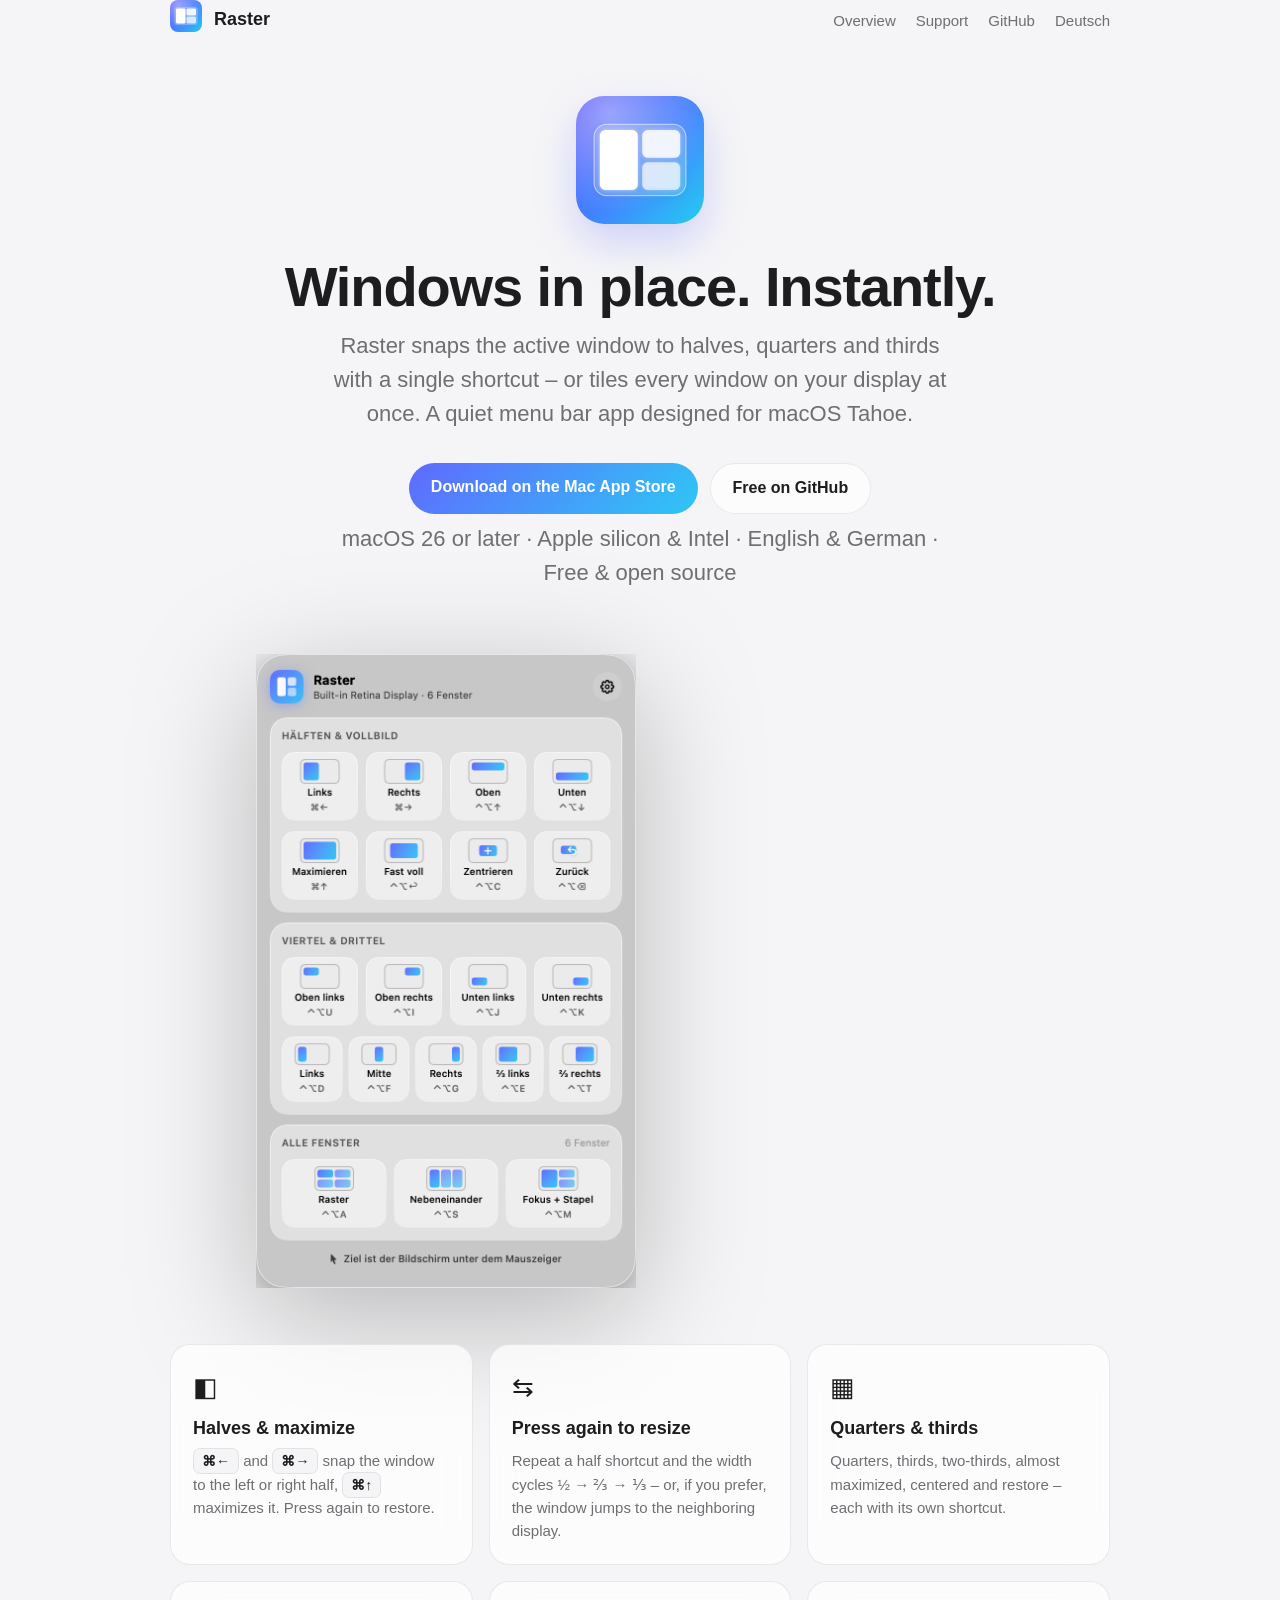
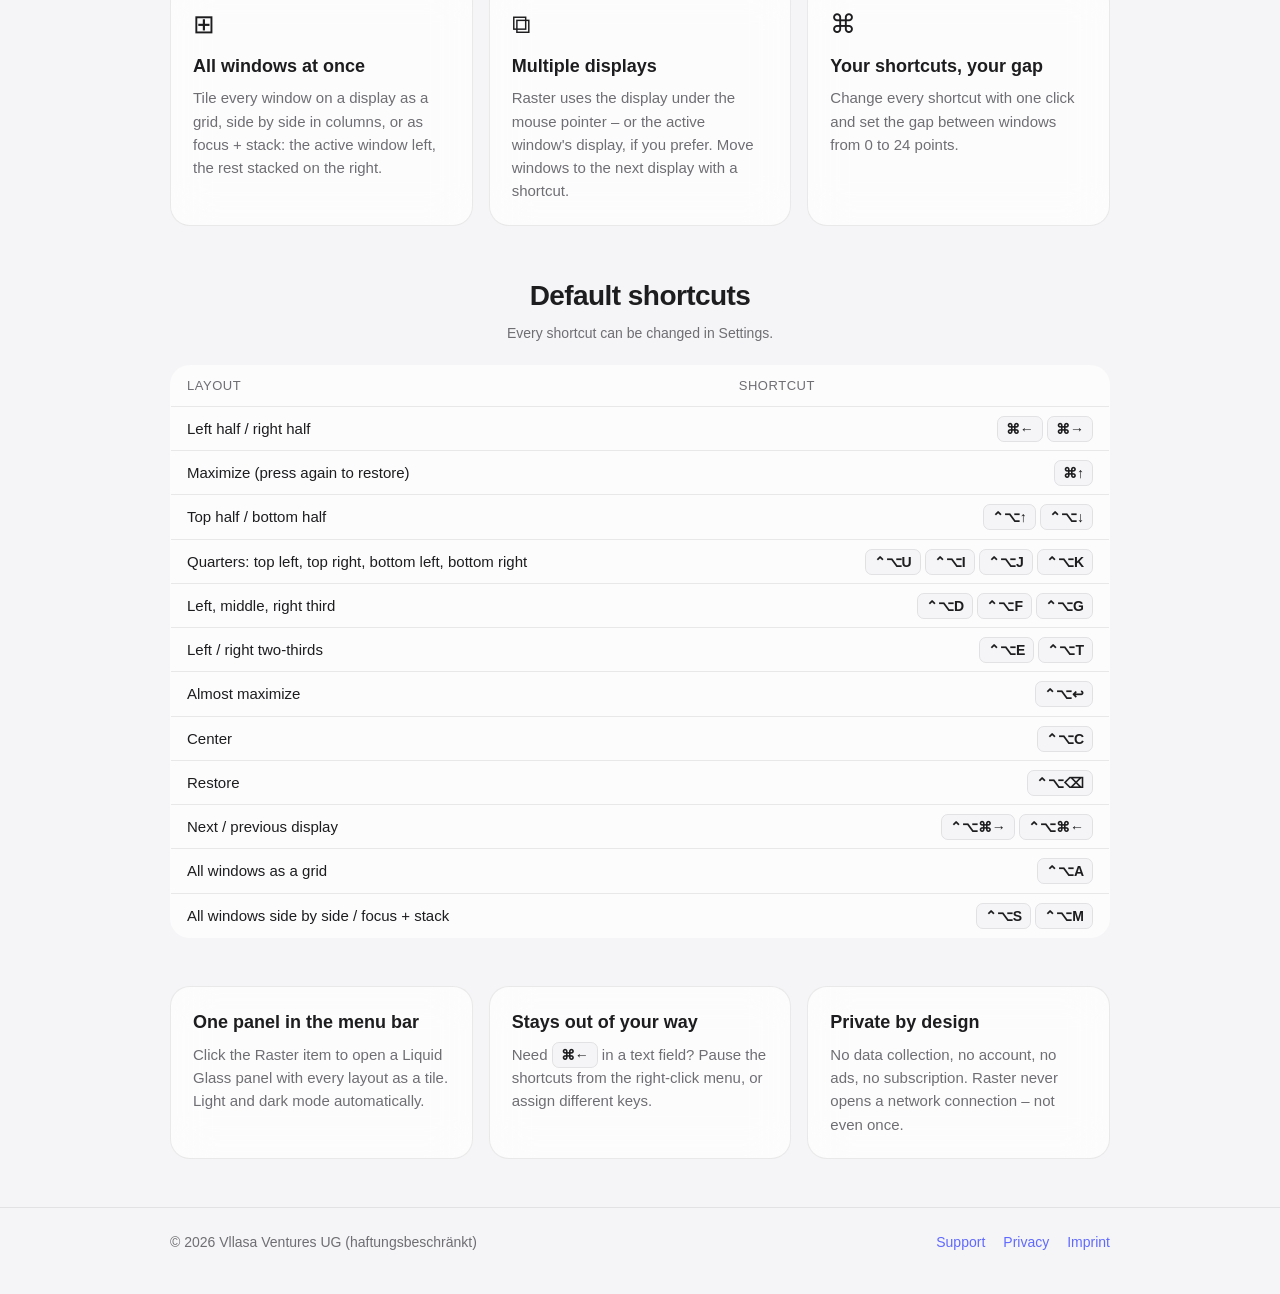
<file: index.html>
<!doctype html>
<html lang="en">
<head>
<meta charset="utf-8">
<meta name="viewport" content="width=device-width, initial-scale=1">
<title>Raster – Window tiling for the Mac menu bar</title>
<meta name="description" content="Raster snaps windows to halves, quarters and thirds with a keyboard shortcut, or tiles every window on a display at once – a free menu bar app in the Liquid Glass design of macOS Tahoe.">
<link rel="icon" href="assets/icon.png">
<link rel="alternate" hreflang="de" href="https://qvllasa.github.io/raster/de/">
<link rel="stylesheet" href="site.css">
</head>
<body>
<nav class="wrap"><a href="./"><img src="assets/icon.png" alt=""></a><b>Raster</b><div class="links"><a href="./">Overview</a><a href="support.html">Support</a><a href="https://github.com/QVllasa/raster">GitHub</a><a href="de/" lang="de">Deutsch</a></div></nav>
<main class="wrap">
  <section class="hero">
    <img class="icon" src="assets/icon.png" alt="Raster icon">
    <h1>Windows in place. Instantly.</h1>
    <p>Raster snaps the active window to halves, quarters and thirds with a single shortcut – or tiles every window on your display at once. A quiet menu bar app designed for macOS Tahoe.</p>
    <div class="buttons">
      <a class="btn primary" href="https://apps.apple.com/app/id6816286802">Download on the Mac App Store</a>
      <a class="btn secondary" href="https://github.com/QVllasa/raster/releases/latest">Free on GitHub</a>
    </div>
    <p class="note">macOS 26 or later · Apple silicon &amp; Intel · English &amp; German · Free &amp; open source</p>
  </section>
  <div class="shot">
    <picture>
      <source srcset="screenshots/overview-dark.png" media="(prefers-color-scheme: dark)">
      <img src="screenshots/overview-light.png" alt="The Raster panel with tiles for halves, quarters, thirds and layouts for all windows">
    </picture>
  </div>
  <section class="grid">
    <div class="card"><div class="sym">◧</div><h3>Halves &amp; maximize</h3><p><kbd>⌘←</kbd> and <kbd>⌘→</kbd> snap the window to the left or right half, <kbd>⌘↑</kbd> maximizes it. Press again to restore.</p></div>
    <div class="card"><div class="sym">⇆</div><h3>Press again to resize</h3><p>Repeat a half shortcut and the width cycles ½ → ⅔ → ⅓ – or, if you prefer, the window jumps to the neighboring display.</p></div>
    <div class="card"><div class="sym">▦</div><h3>Quarters &amp; thirds</h3><p>Quarters, thirds, two-thirds, almost maximized, centered and restore – each with its own shortcut.</p></div>
    <div class="card"><div class="sym">⊞</div><h3>All windows at once</h3><p>Tile every window on a display as a grid, side by side in columns, or as focus + stack: the active window left, the rest stacked on the right.</p></div>
    <div class="card"><div class="sym">⧉</div><h3>Multiple displays</h3><p>Raster uses the display under the mouse pointer – or the active window's display, if you prefer. Move windows to the next display with a shortcut.</p></div>
    <div class="card"><div class="sym">⌘</div><h3>Your shortcuts, your gap</h3><p>Change every shortcut with one click and set the gap between windows from 0 to 24 points.</p></div>
  </section>
  <section class="keys">
    <h2>Default shortcuts</h2>
    <p class="note">Every shortcut can be changed in Settings.</p>
    <table>
      <thead><tr><th>Layout</th><th>Shortcut</th></tr></thead>
      <tbody>
        <tr><td>Left half / right half</td><td><kbd>⌘←</kbd> <kbd>⌘→</kbd></td></tr>
        <tr><td>Maximize (press again to restore)</td><td><kbd>⌘↑</kbd></td></tr>
        <tr><td>Top half / bottom half</td><td><kbd>⌃⌥↑</kbd> <kbd>⌃⌥↓</kbd></td></tr>
        <tr><td>Quarters: top left, top right, bottom left, bottom right</td><td><kbd>⌃⌥U</kbd> <kbd>⌃⌥I</kbd> <kbd>⌃⌥J</kbd> <kbd>⌃⌥K</kbd></td></tr>
        <tr><td>Left, middle, right third</td><td><kbd>⌃⌥D</kbd> <kbd>⌃⌥F</kbd> <kbd>⌃⌥G</kbd></td></tr>
        <tr><td>Left / right two-thirds</td><td><kbd>⌃⌥E</kbd> <kbd>⌃⌥T</kbd></td></tr>
        <tr><td>Almost maximize</td><td><kbd>⌃⌥↩</kbd></td></tr>
        <tr><td>Center</td><td><kbd>⌃⌥C</kbd></td></tr>
        <tr><td>Restore</td><td><kbd>⌃⌥⌫</kbd></td></tr>
        <tr><td>Next / previous display</td><td><kbd>⌃⌥⌘→</kbd> <kbd>⌃⌥⌘←</kbd></td></tr>
        <tr><td>All windows as a grid</td><td><kbd>⌃⌥A</kbd></td></tr>
        <tr><td>All windows side by side / focus + stack</td><td><kbd>⌃⌥S</kbd> <kbd>⌃⌥M</kbd></td></tr>
      </tbody>
    </table>
  </section>
  <section class="grid">
    <div class="card"><h3>One panel in the menu bar</h3><p>Click the Raster item to open a Liquid Glass panel with every layout as a tile. Light and dark mode automatically.</p></div>
    <div class="card"><h3>Stays out of your way</h3><p>Need <kbd>⌘←</kbd> in a text field? Pause the shortcuts from the right-click menu, or assign different keys.</p></div>
    <div class="card"><h3>Private by design</h3><p>No data collection, no account, no ads, no subscription. Raster never opens a network connection – not even once.</p></div>
  </section>
</main>
<footer><div class="wrap"><span>© 2026 Vllasa Ventures UG (haftungsbeschränkt)</span><a href="support.html">Support</a><a href="privacy.html">Privacy</a><a href="imprint.html">Imprint</a></div></footer>
</body></html>
</file>
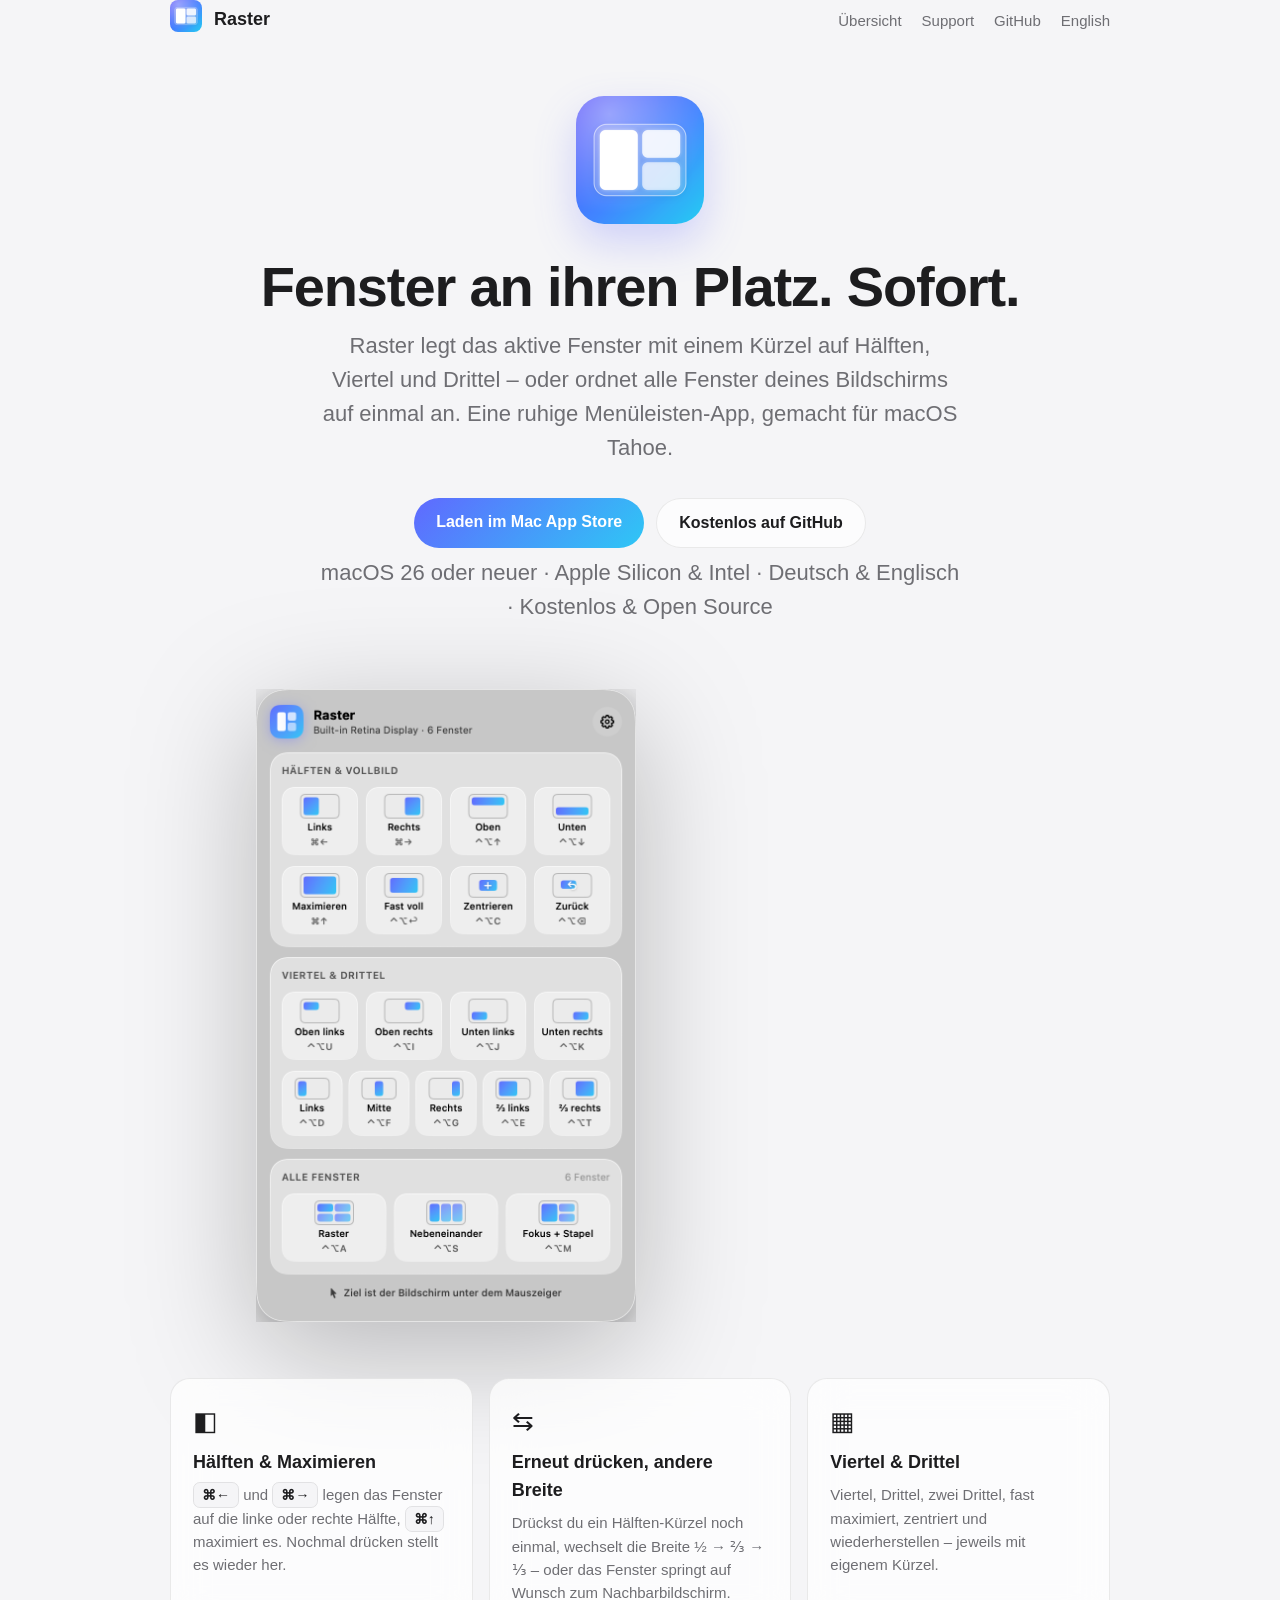
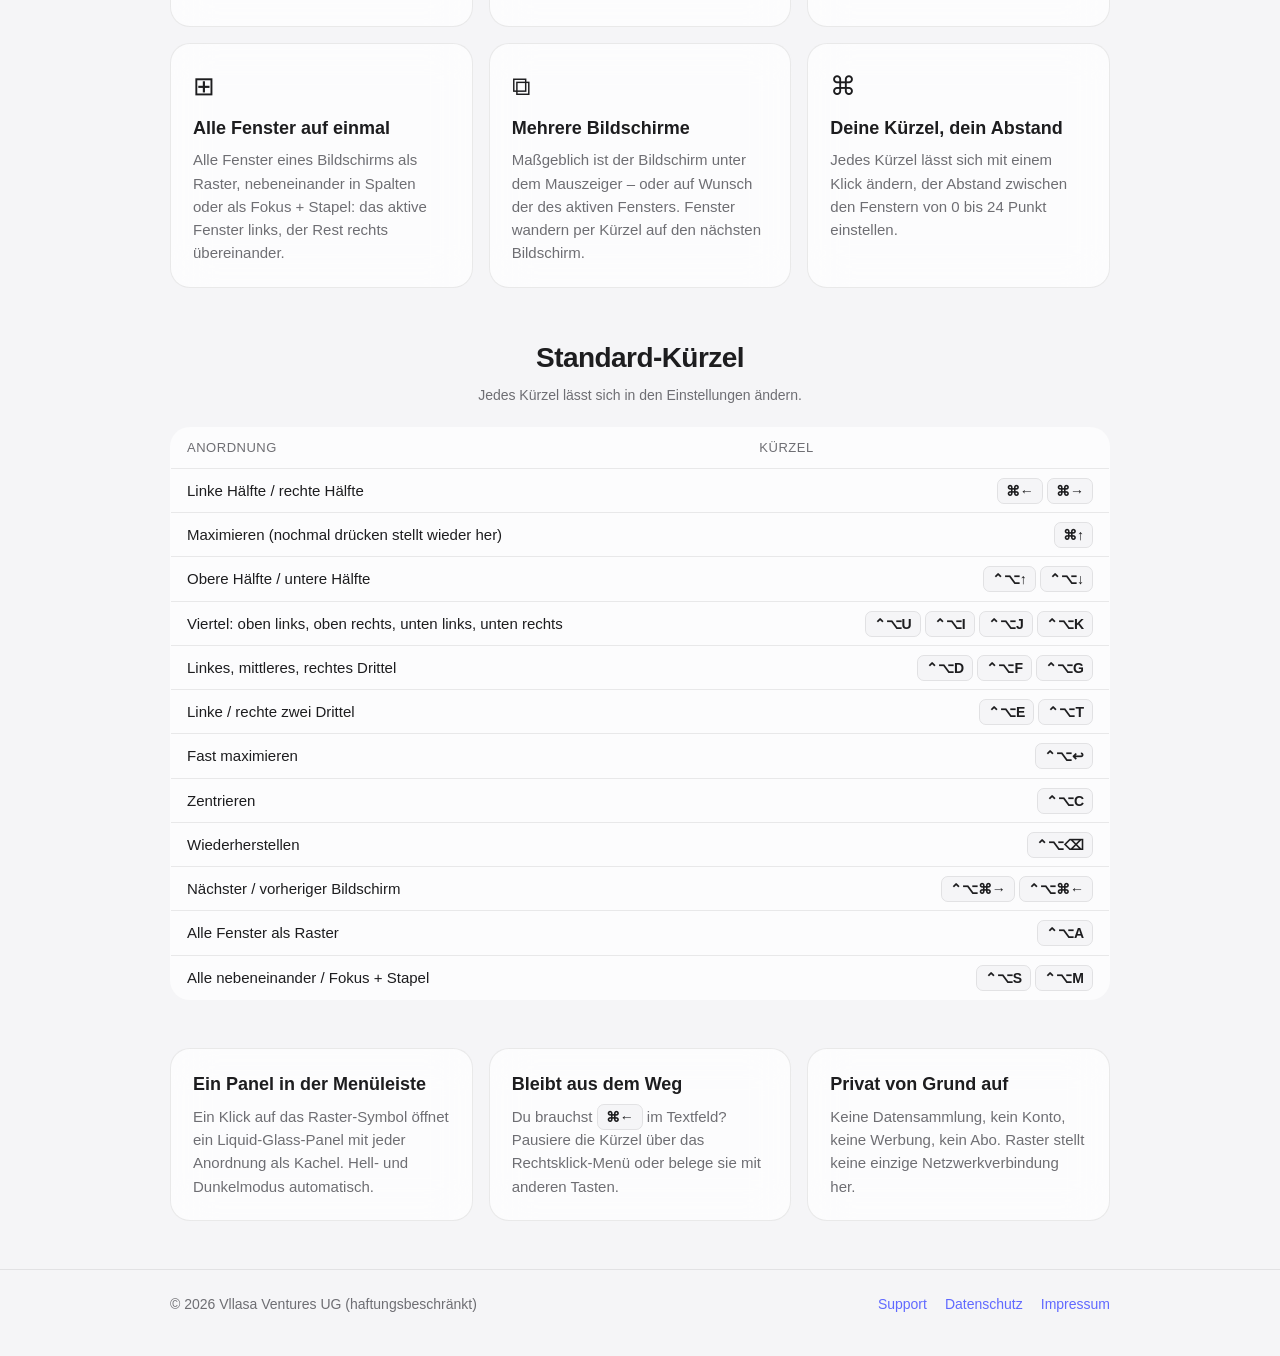
<file: de/index.html>
<!doctype html>
<html lang="de">
<head>
<meta charset="utf-8">
<meta name="viewport" content="width=device-width, initial-scale=1">
<title>Raster – Fenster anordnen aus der Mac-Menüleiste</title>
<meta name="description" content="Raster legt Fenster per Tastenkürzel auf Hälften, Viertel und Drittel oder ordnet alle Fenster eines Bildschirms auf einmal an – eine kostenlose Menüleisten-App im Liquid-Glass-Design von macOS Tahoe.">
<link rel="icon" href="../assets/icon.png">
<link rel="alternate" hreflang="en" href="https://qvllasa.github.io/raster/">
<link rel="stylesheet" href="../site.css">
</head>
<body>
<nav class="wrap"><a href="./"><img src="../assets/icon.png" alt=""></a><b>Raster</b><div class="links"><a href="./">Übersicht</a><a href="support.html">Support</a><a href="https://github.com/QVllasa/raster">GitHub</a><a href="../" lang="en">English</a></div></nav>
<main class="wrap">
  <section class="hero">
    <img class="icon" src="../assets/icon.png" alt="Raster-Symbol">
    <h1>Fenster an ihren Platz. Sofort.</h1>
    <p>Raster legt das aktive Fenster mit einem Kürzel auf Hälften, Viertel und Drittel – oder ordnet alle Fenster deines Bildschirms auf einmal an. Eine ruhige Menüleisten-App, gemacht für macOS Tahoe.</p>
    <div class="buttons">
      <a class="btn primary" href="https://apps.apple.com/app/id6816286802">Laden im Mac App Store</a>
      <a class="btn secondary" href="https://github.com/QVllasa/raster/releases/latest">Kostenlos auf GitHub</a>
    </div>
    <p class="note">macOS 26 oder neuer · Apple Silicon &amp; Intel · Deutsch &amp; Englisch · Kostenlos &amp; Open Source</p>
  </section>
  <div class="shot">
    <picture>
      <source srcset="../screenshots/overview-dark.png" media="(prefers-color-scheme: dark)">
      <img src="../screenshots/overview-light.png" alt="Das Raster-Panel mit Kacheln für Hälften, Viertel, Drittel und Anordnungen für alle Fenster">
    </picture>
  </div>
  <section class="grid">
    <div class="card"><div class="sym">◧</div><h3>Hälften &amp; Maximieren</h3><p><kbd>⌘←</kbd> und <kbd>⌘→</kbd> legen das Fenster auf die linke oder rechte Hälfte, <kbd>⌘↑</kbd> maximiert es. Nochmal drücken stellt es wieder her.</p></div>
    <div class="card"><div class="sym">⇆</div><h3>Erneut drücken, andere Breite</h3><p>Drückst du ein Hälften-Kürzel noch einmal, wechselt die Breite ½ → ⅔ → ⅓ – oder das Fenster springt auf Wunsch zum Nachbarbildschirm.</p></div>
    <div class="card"><div class="sym">▦</div><h3>Viertel &amp; Drittel</h3><p>Viertel, Drittel, zwei Drittel, fast maximiert, zentriert und wiederherstellen – jeweils mit eigenem Kürzel.</p></div>
    <div class="card"><div class="sym">⊞</div><h3>Alle Fenster auf einmal</h3><p>Alle Fenster eines Bildschirms als Raster, nebeneinander in Spalten oder als Fokus + Stapel: das aktive Fenster links, der Rest rechts übereinander.</p></div>
    <div class="card"><div class="sym">⧉</div><h3>Mehrere Bildschirme</h3><p>Maßgeblich ist der Bildschirm unter dem Mauszeiger – oder auf Wunsch der des aktiven Fensters. Fenster wandern per Kürzel auf den nächsten Bildschirm.</p></div>
    <div class="card"><div class="sym">⌘</div><h3>Deine Kürzel, dein Abstand</h3><p>Jedes Kürzel lässt sich mit einem Klick ändern, der Abstand zwischen den Fenstern von 0 bis 24 Punkt einstellen.</p></div>
  </section>
  <section class="keys">
    <h2>Standard-Kürzel</h2>
    <p class="note">Jedes Kürzel lässt sich in den Einstellungen ändern.</p>
    <table>
      <thead><tr><th>Anordnung</th><th>Kürzel</th></tr></thead>
      <tbody>
        <tr><td>Linke Hälfte / rechte Hälfte</td><td><kbd>⌘←</kbd> <kbd>⌘→</kbd></td></tr>
        <tr><td>Maximieren (nochmal drücken stellt wieder her)</td><td><kbd>⌘↑</kbd></td></tr>
        <tr><td>Obere Hälfte / untere Hälfte</td><td><kbd>⌃⌥↑</kbd> <kbd>⌃⌥↓</kbd></td></tr>
        <tr><td>Viertel: oben links, oben rechts, unten links, unten rechts</td><td><kbd>⌃⌥U</kbd> <kbd>⌃⌥I</kbd> <kbd>⌃⌥J</kbd> <kbd>⌃⌥K</kbd></td></tr>
        <tr><td>Linkes, mittleres, rechtes Drittel</td><td><kbd>⌃⌥D</kbd> <kbd>⌃⌥F</kbd> <kbd>⌃⌥G</kbd></td></tr>
        <tr><td>Linke / rechte zwei Drittel</td><td><kbd>⌃⌥E</kbd> <kbd>⌃⌥T</kbd></td></tr>
        <tr><td>Fast maximieren</td><td><kbd>⌃⌥↩</kbd></td></tr>
        <tr><td>Zentrieren</td><td><kbd>⌃⌥C</kbd></td></tr>
        <tr><td>Wiederherstellen</td><td><kbd>⌃⌥⌫</kbd></td></tr>
        <tr><td>Nächster / vorheriger Bildschirm</td><td><kbd>⌃⌥⌘→</kbd> <kbd>⌃⌥⌘←</kbd></td></tr>
        <tr><td>Alle Fenster als Raster</td><td><kbd>⌃⌥A</kbd></td></tr>
        <tr><td>Alle nebeneinander / Fokus + Stapel</td><td><kbd>⌃⌥S</kbd> <kbd>⌃⌥M</kbd></td></tr>
      </tbody>
    </table>
  </section>
  <section class="grid">
    <div class="card"><h3>Ein Panel in der Menüleiste</h3><p>Ein Klick auf das Raster-Symbol öffnet ein Liquid-Glass-Panel mit jeder Anordnung als Kachel. Hell- und Dunkelmodus automatisch.</p></div>
    <div class="card"><h3>Bleibt aus dem Weg</h3><p>Du brauchst <kbd>⌘←</kbd> im Textfeld? Pausiere die Kürzel über das Rechtsklick-Menü oder belege sie mit anderen Tasten.</p></div>
    <div class="card"><h3>Privat von Grund auf</h3><p>Keine Datensammlung, kein Konto, keine Werbung, kein Abo. Raster stellt keine einzige Netzwerkverbindung her.</p></div>
  </section>
</main>
<footer><div class="wrap"><span>© 2026 Vllasa Ventures UG (haftungsbeschränkt)</span><a href="support.html">Support</a><a href="datenschutz.html">Datenschutz</a><a href="impressum.html">Impressum</a></div></footer>
</body></html>
</file>
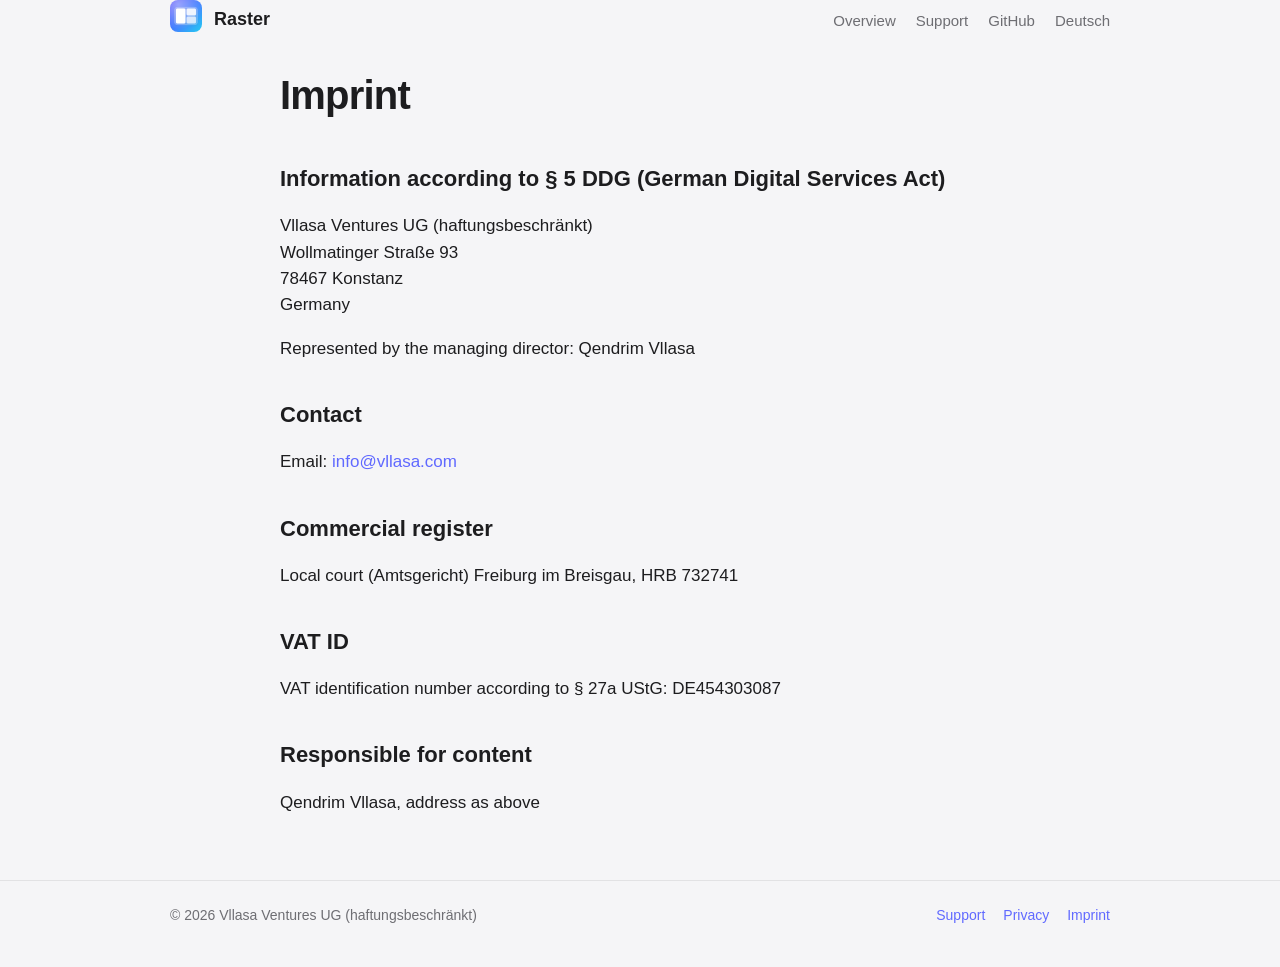
<file: imprint.html>
<!doctype html>
<html lang="en">
<head>
<meta charset="utf-8">
<meta name="viewport" content="width=device-width, initial-scale=1">
<title>Imprint – Raster</title>
<meta name="description" content="Legal notice of Vllasa Ventures UG (haftungsbeschränkt).">
<link rel="icon" href="assets/icon.png">
<link rel="alternate" hreflang="de" href="https://qvllasa.github.io/raster/de/impressum.html">
<link rel="stylesheet" href="site.css">
</head>
<body>
<nav class="wrap"><a href="./"><img src="assets/icon.png" alt=""></a><b>Raster</b><div class="links"><a href="./">Overview</a><a href="support.html">Support</a><a href="https://github.com/QVllasa/raster">GitHub</a><a href="de/impressum.html" lang="de">Deutsch</a></div></nav>
<main class="wrap"><article>
<h1>Imprint</h1>
<h2>Information according to § 5 DDG (German Digital Services Act)</h2>
<p>Vllasa Ventures UG (haftungsbeschränkt)<br>Wollmatinger Straße 93<br>78467 Konstanz<br>Germany</p>
<p>Represented by the managing director: Qendrim Vllasa</p>
<h2>Contact</h2>
<p>Email: <a href="mailto:info@vllasa.com">info@vllasa.com</a></p>
<h2>Commercial register</h2>
<p>Local court (Amtsgericht) Freiburg im Breisgau, HRB 732741</p>
<h2>VAT ID</h2>
<p>VAT identification number according to § 27a UStG: DE454303087</p>
<h2>Responsible for content</h2>
<p>Qendrim Vllasa, address as above</p>
</article></main>
<footer><div class="wrap"><span>© 2026 Vllasa Ventures UG (haftungsbeschränkt)</span><a href="support.html">Support</a><a href="privacy.html">Privacy</a><a href="imprint.html">Imprint</a></div></footer>
</body></html>
</file>
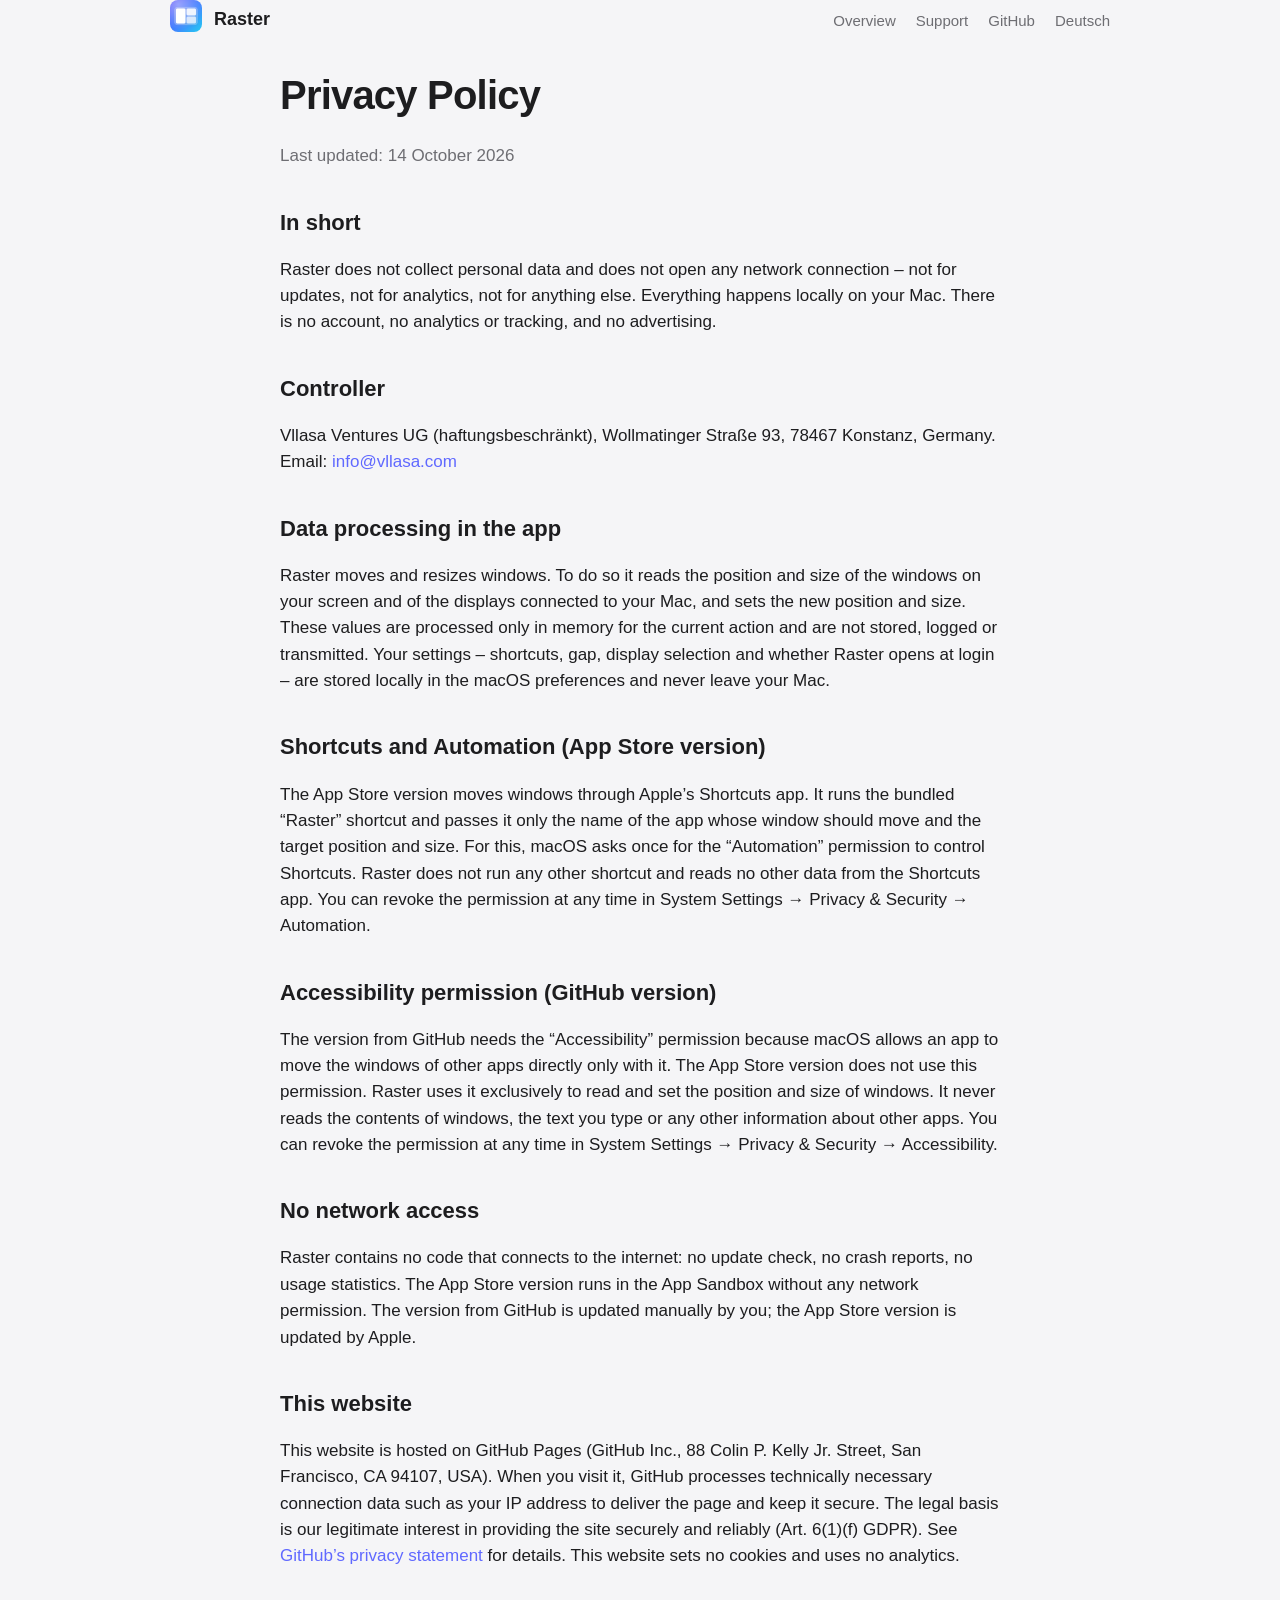
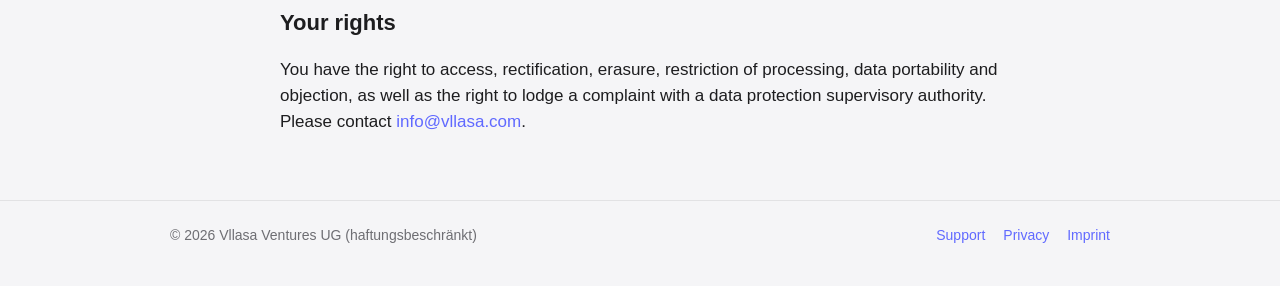
<file: privacy.html>
<!doctype html>
<html lang="en">
<head>
<meta charset="utf-8">
<meta name="viewport" content="width=device-width, initial-scale=1">
<title>Privacy – Raster</title>
<meta name="description" content="Privacy policy for the Raster app and this website.">
<link rel="icon" href="assets/icon.png">
<link rel="alternate" hreflang="de" href="https://qvllasa.github.io/raster/de/datenschutz.html">
<link rel="stylesheet" href="site.css">
</head>
<body>
<nav class="wrap"><a href="./"><img src="assets/icon.png" alt=""></a><b>Raster</b><div class="links"><a href="./">Overview</a><a href="support.html">Support</a><a href="https://github.com/QVllasa/raster">GitHub</a><a href="de/datenschutz.html" lang="de">Deutsch</a></div></nav>
<main class="wrap"><article>
<h1>Privacy Policy</h1>
<p class="lead">Last updated: 14 October 2026</p>
<h2>In short</h2>
<p>Raster does not collect personal data and does not open any network connection – not for updates, not for analytics, not for anything else. Everything happens locally on your Mac. There is no account, no analytics or tracking, and no advertising.</p>
<h2>Controller</h2>
<p>Vllasa Ventures UG (haftungsbeschränkt), Wollmatinger Straße 93, 78467 Konstanz, Germany. Email: <a href="mailto:info@vllasa.com">info@vllasa.com</a></p>
<h2>Data processing in the app</h2>
<p>Raster moves and resizes windows. To do so it reads the position and size of the windows on your screen and of the displays connected to your Mac, and sets the new position and size. These values are processed only in memory for the current action and are not stored, logged or transmitted. Your settings – shortcuts, gap, display selection and whether Raster opens at login – are stored locally in the macOS preferences and never leave your Mac.</p>
<h2>Shortcuts and Automation (App Store version)</h2>
<p>The App Store version moves windows through Apple’s Shortcuts app. It runs the bundled “Raster” shortcut and passes it only the name of the app whose window should move and the target position and size. For this, macOS asks once for the “Automation” permission to control Shortcuts. Raster does not run any other shortcut and reads no other data from the Shortcuts app. You can revoke the permission at any time in System Settings → Privacy &amp; Security → Automation.</p>
<h2>Accessibility permission (GitHub version)</h2>
<p>The version from GitHub needs the “Accessibility” permission because macOS allows an app to move the windows of other apps directly only with it. The App Store version does not use this permission. Raster uses it exclusively to read and set the position and size of windows. It never reads the contents of windows, the text you type or any other information about other apps. You can revoke the permission at any time in System Settings → Privacy &amp; Security → Accessibility.</p>
<h2>No network access</h2>
<p>Raster contains no code that connects to the internet: no update check, no crash reports, no usage statistics. The App Store version runs in the App Sandbox without any network permission. The version from GitHub is updated manually by you; the App Store version is updated by Apple.</p>
<h2>This website</h2>
<p>This website is hosted on GitHub Pages (GitHub Inc., 88 Colin P. Kelly Jr. Street, San Francisco, CA 94107, USA). When you visit it, GitHub processes technically necessary connection data such as your IP address to deliver the page and keep it secure. The legal basis is our legitimate interest in providing the site securely and reliably (Art. 6(1)(f) GDPR). See <a href="https://docs.github.com/en/site-policy/privacy-policies/github-general-privacy-statement">GitHub’s privacy statement</a> for details. This website sets no cookies and uses no analytics.</p>
<h2>Your rights</h2>
<p>You have the right to access, rectification, erasure, restriction of processing, data portability and objection, as well as the right to lodge a complaint with a data protection supervisory authority. Please contact <a href="mailto:info@vllasa.com">info@vllasa.com</a>.</p>
</article></main>
<footer><div class="wrap"><span>© 2026 Vllasa Ventures UG (haftungsbeschränkt)</span><a href="support.html">Support</a><a href="privacy.html">Privacy</a><a href="imprint.html">Imprint</a></div></footer>
</body></html>
</file>
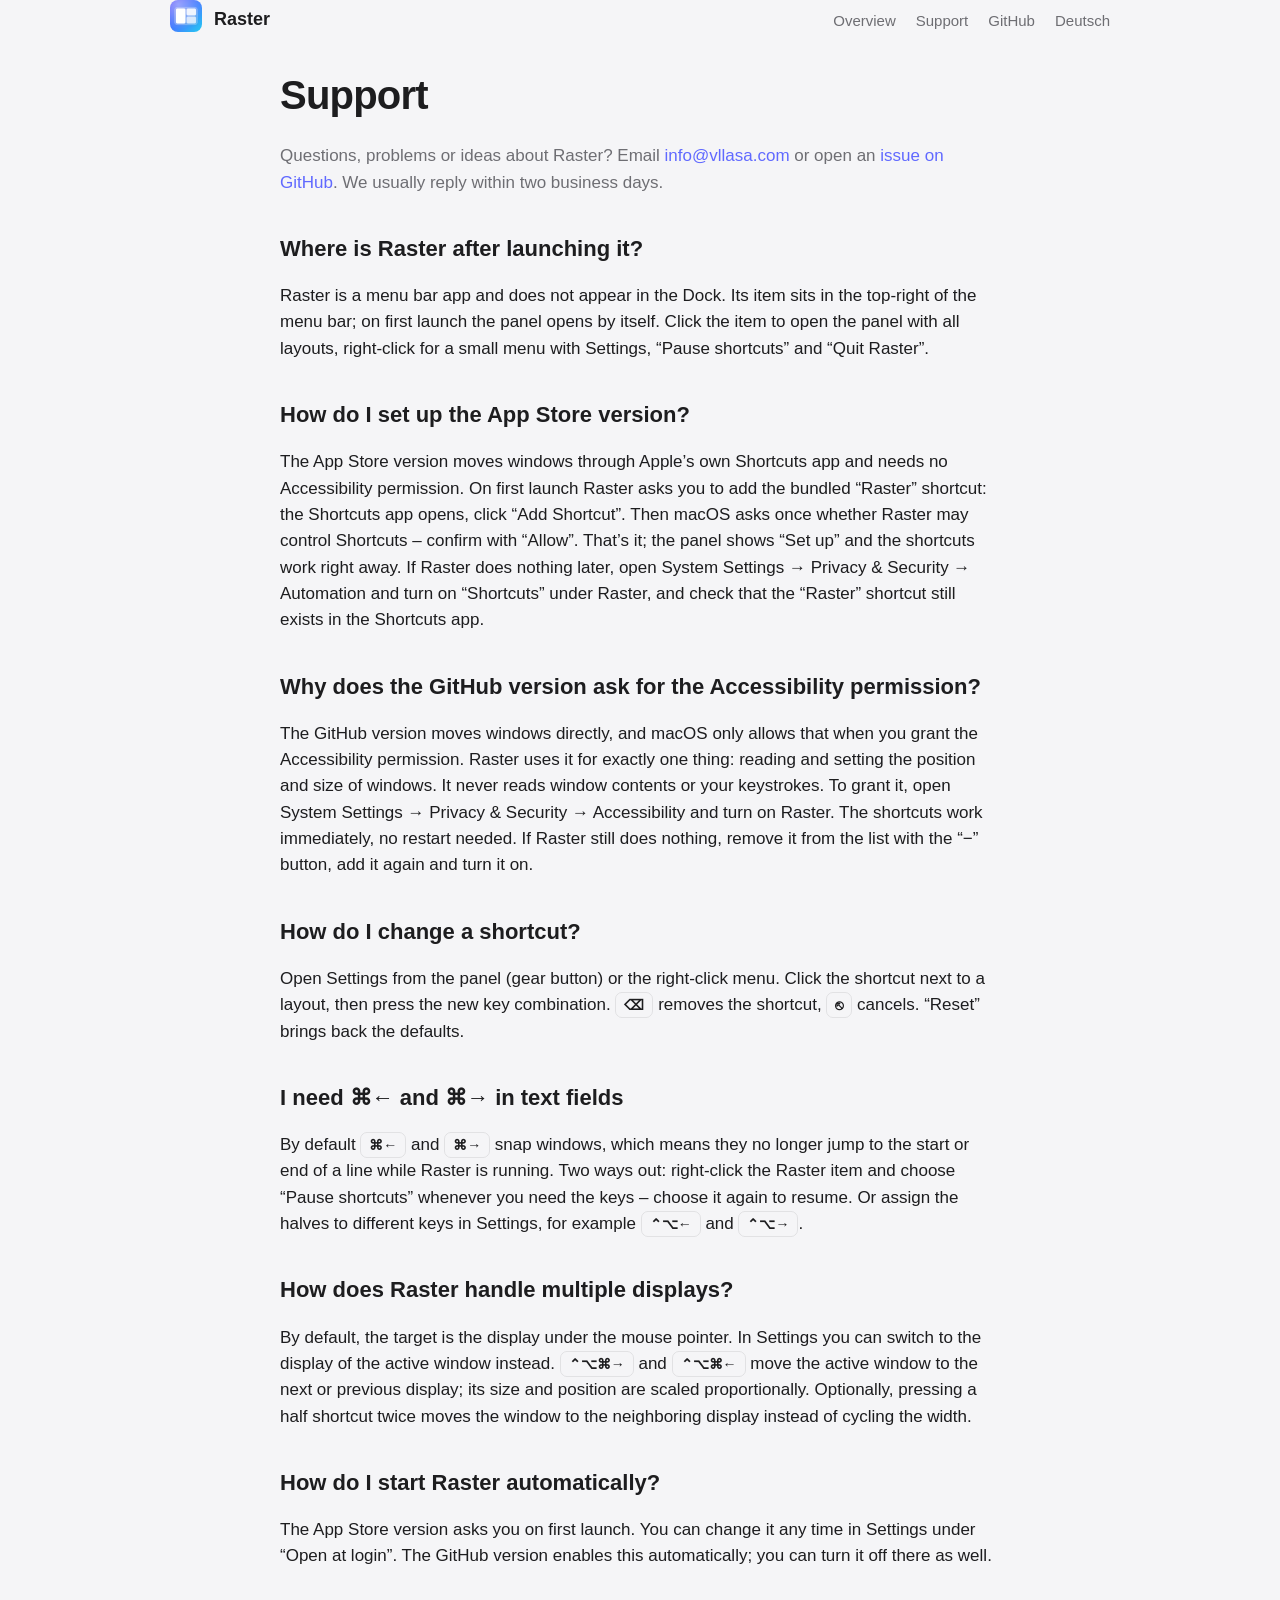
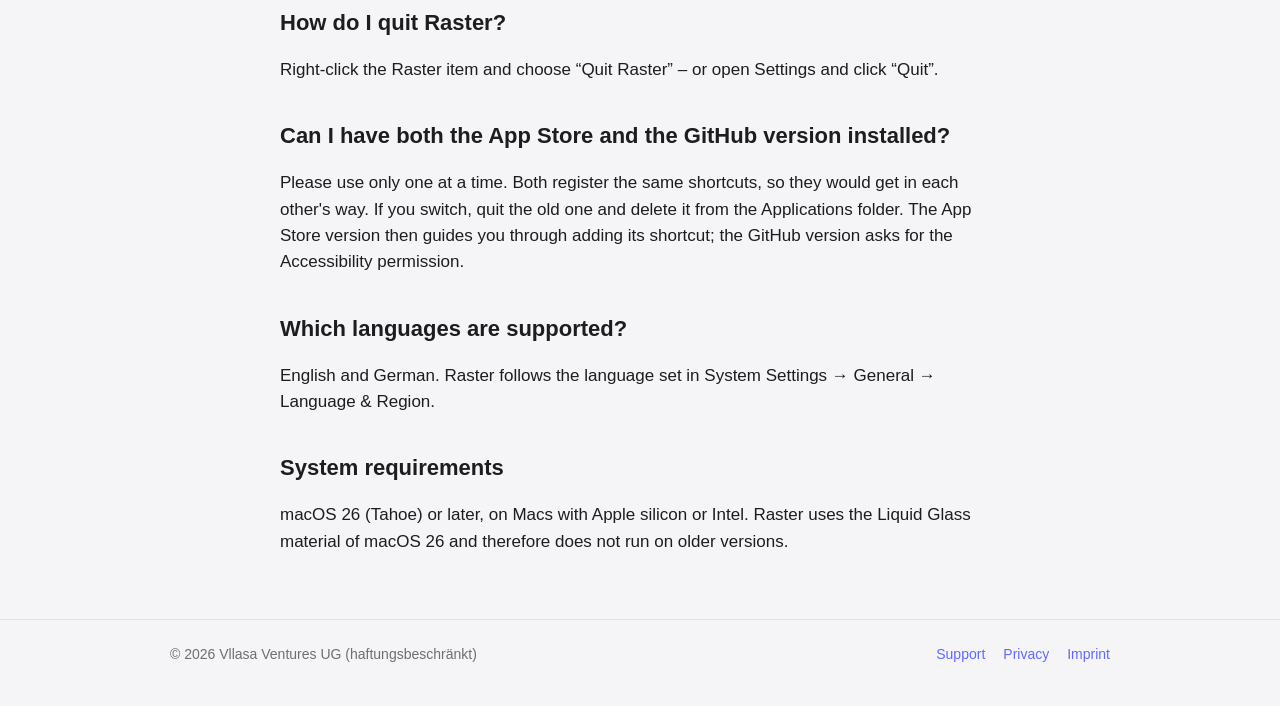
<file: support.html>
<!doctype html>
<html lang="en">
<head>
<meta charset="utf-8">
<meta name="viewport" content="width=device-width, initial-scale=1">
<title>Support – Raster</title>
<meta name="description" content="Help and contact for Raster, the window tiling app for the Mac menu bar.">
<link rel="icon" href="assets/icon.png">
<link rel="alternate" hreflang="de" href="https://qvllasa.github.io/raster/de/support.html">
<link rel="stylesheet" href="site.css">
</head>
<body>
<nav class="wrap"><a href="./"><img src="assets/icon.png" alt=""></a><b>Raster</b><div class="links"><a href="./">Overview</a><a href="support.html">Support</a><a href="https://github.com/QVllasa/raster">GitHub</a><a href="de/support.html" lang="de">Deutsch</a></div></nav>
<main class="wrap"><article>
<h1>Support</h1>
<p class="lead">Questions, problems or ideas about Raster? Email <a href="mailto:info@vllasa.com">info@vllasa.com</a> or open an <a href="https://github.com/QVllasa/raster/issues">issue on GitHub</a>. We usually reply within two business days.</p>
<h2>Where is Raster after launching it?</h2>
<p>Raster is a menu bar app and does not appear in the Dock. Its item sits in the top-right of the menu bar; on first launch the panel opens by itself. Click the item to open the panel with all layouts, right-click for a small menu with Settings, “Pause shortcuts” and “Quit Raster”.</p>
<h2>How do I set up the App Store version?</h2>
<p>The App Store version moves windows through Apple’s own Shortcuts app and needs no Accessibility permission. On first launch Raster asks you to add the bundled “Raster” shortcut: the Shortcuts app opens, click “Add Shortcut”. Then macOS asks once whether Raster may control Shortcuts – confirm with “Allow”. That’s it; the panel shows “Set up” and the shortcuts work right away. If Raster does nothing later, open System Settings → Privacy &amp; Security → Automation and turn on “Shortcuts” under Raster, and check that the “Raster” shortcut still exists in the Shortcuts app.</p>
<h2>Why does the GitHub version ask for the Accessibility permission?</h2>
<p>The GitHub version moves windows directly, and macOS only allows that when you grant the Accessibility permission. Raster uses it for exactly one thing: reading and setting the position and size of windows. It never reads window contents or your keystrokes. To grant it, open System Settings → Privacy &amp; Security → Accessibility and turn on Raster. The shortcuts work immediately, no restart needed. If Raster still does nothing, remove it from the list with the “−” button, add it again and turn it on.</p>
<h2>How do I change a shortcut?</h2>
<p>Open Settings from the panel (gear button) or the right-click menu. Click the shortcut next to a layout, then press the new key combination. <kbd>⌫</kbd> removes the shortcut, <kbd>⎋</kbd> cancels. “Reset” brings back the defaults.</p>
<h2>I need ⌘← and ⌘→ in text fields</h2>
<p>By default <kbd>⌘←</kbd> and <kbd>⌘→</kbd> snap windows, which means they no longer jump to the start or end of a line while Raster is running. Two ways out: right-click the Raster item and choose “Pause shortcuts” whenever you need the keys – choose it again to resume. Or assign the halves to different keys in Settings, for example <kbd>⌃⌥←</kbd> and <kbd>⌃⌥→</kbd>.</p>
<h2>How does Raster handle multiple displays?</h2>
<p>By default, the target is the display under the mouse pointer. In Settings you can switch to the display of the active window instead. <kbd>⌃⌥⌘→</kbd> and <kbd>⌃⌥⌘←</kbd> move the active window to the next or previous display; its size and position are scaled proportionally. Optionally, pressing a half shortcut twice moves the window to the neighboring display instead of cycling the width.</p>
<h2>How do I start Raster automatically?</h2>
<p>The App Store version asks you on first launch. You can change it any time in Settings under “Open at login”. The GitHub version enables this automatically; you can turn it off there as well.</p>
<h2>How do I quit Raster?</h2>
<p>Right-click the Raster item and choose “Quit Raster” – or open Settings and click “Quit”.</p>
<h2>Can I have both the App Store and the GitHub version installed?</h2>
<p>Please use only one at a time. Both register the same shortcuts, so they would get in each other's way. If you switch, quit the old one and delete it from the Applications folder. The App Store version then guides you through adding its shortcut; the GitHub version asks for the Accessibility permission.</p>
<h2>Which languages are supported?</h2>
<p>English and German. Raster follows the language set in System Settings → General → Language &amp; Region.</p>
<h2>System requirements</h2>
<p>macOS 26 (Tahoe) or later, on Macs with Apple silicon or Intel. Raster uses the Liquid Glass material of macOS 26 and therefore does not run on older versions.</p>
</article></main>
<footer><div class="wrap"><span>© 2026 Vllasa Ventures UG (haftungsbeschränkt)</span><a href="support.html">Support</a><a href="privacy.html">Privacy</a><a href="imprint.html">Imprint</a></div></footer>
</body></html>
</file>
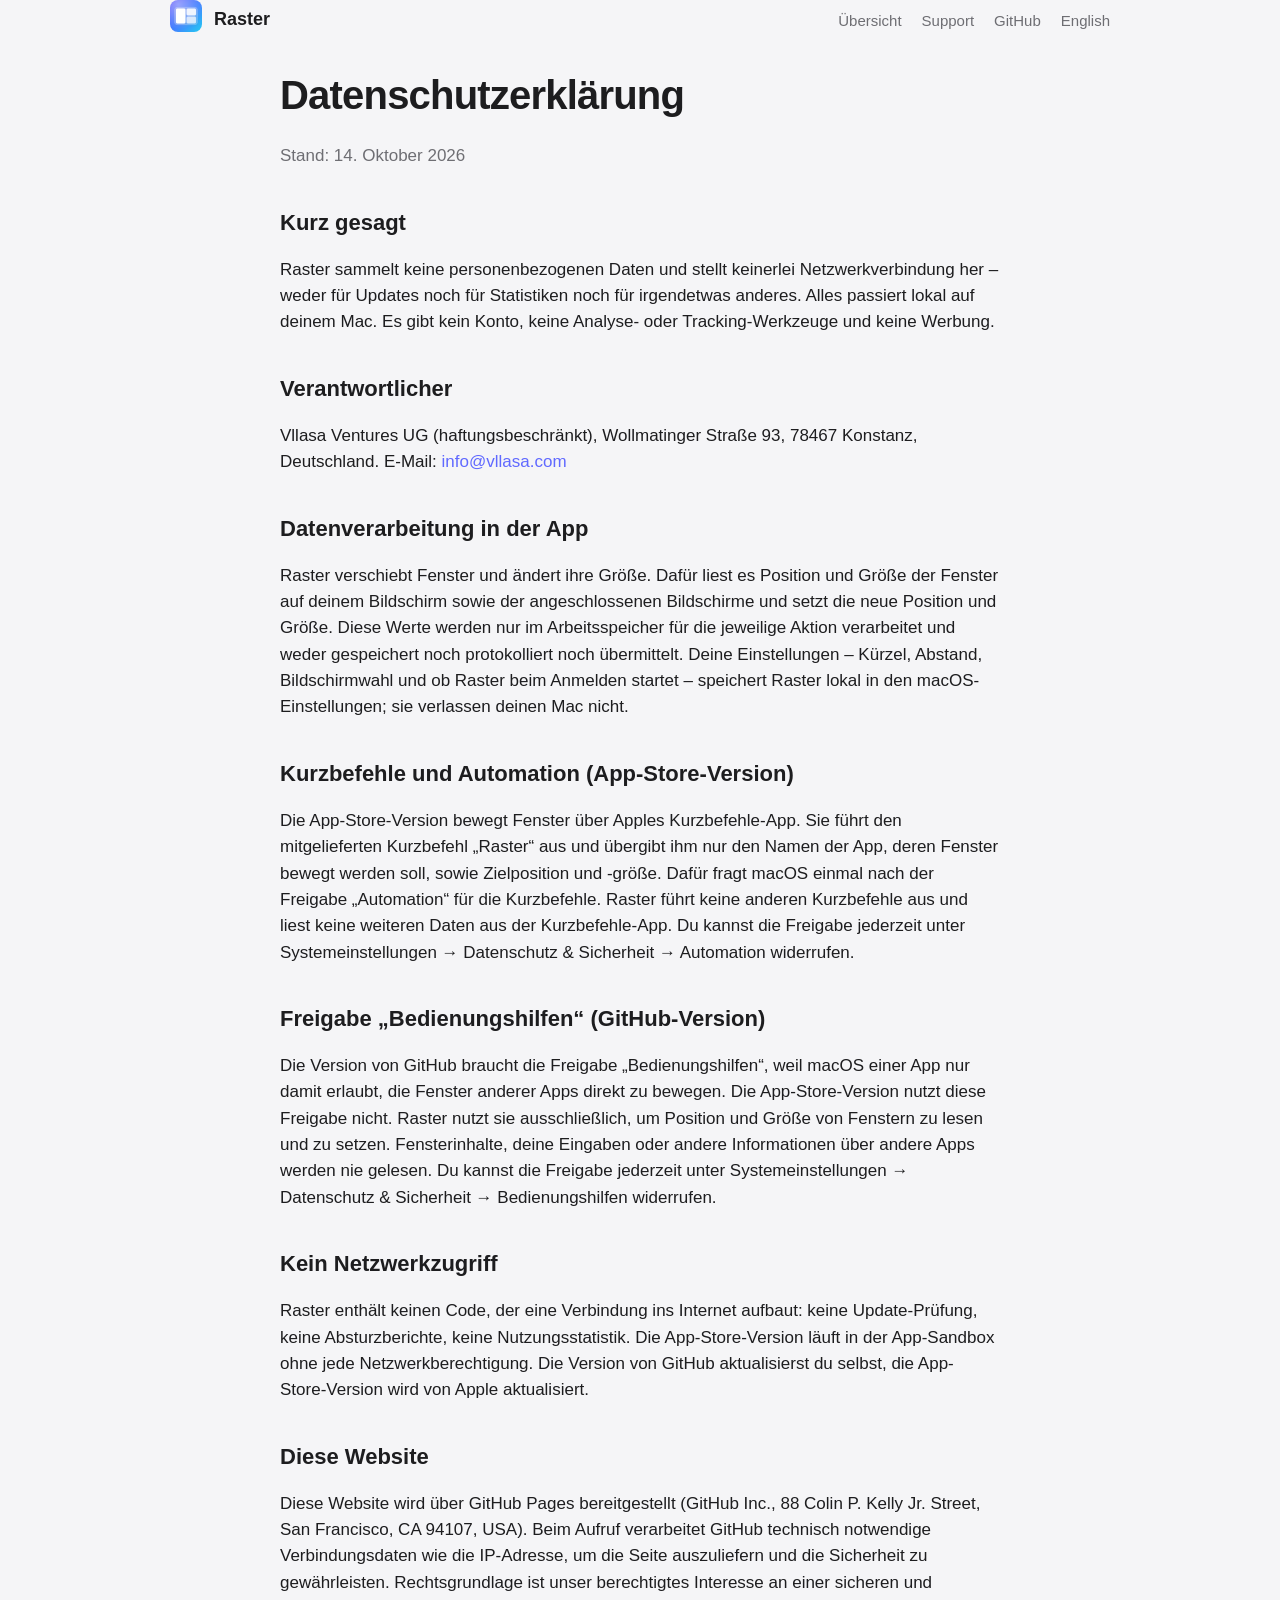
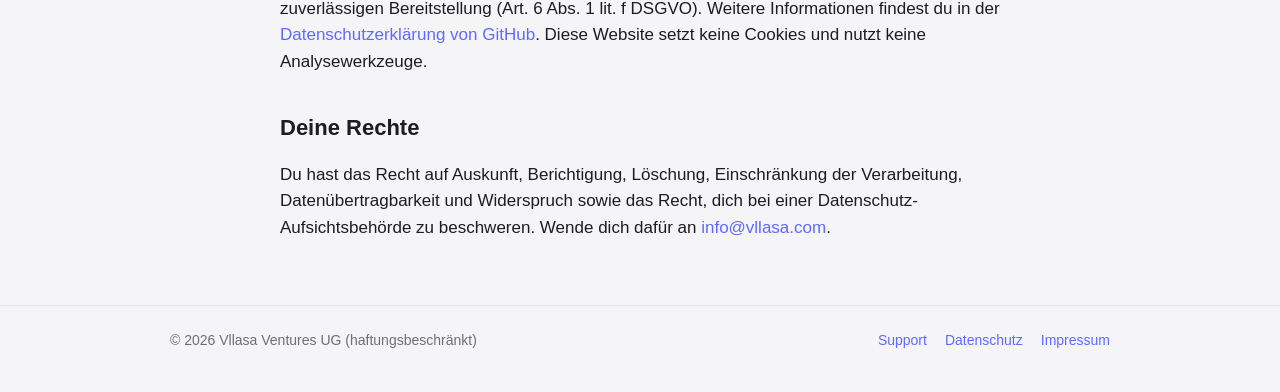
<file: de/datenschutz.html>
<!doctype html>
<html lang="de">
<head>
<meta charset="utf-8">
<meta name="viewport" content="width=device-width, initial-scale=1">
<title>Datenschutz – Raster</title>
<meta name="description" content="Datenschutzerklärung für die App Raster und diese Website.">
<link rel="icon" href="../assets/icon.png">
<link rel="alternate" hreflang="en" href="https://qvllasa.github.io/raster/privacy.html">
<link rel="stylesheet" href="../site.css">
</head>
<body>
<nav class="wrap"><a href="./"><img src="../assets/icon.png" alt=""></a><b>Raster</b><div class="links"><a href="./">Übersicht</a><a href="support.html">Support</a><a href="https://github.com/QVllasa/raster">GitHub</a><a href="../privacy.html" lang="en">English</a></div></nav>
<main class="wrap"><article>
<h1>Datenschutzerklärung</h1>
<p class="lead">Stand: 14. Oktober 2026</p>
<h2>Kurz gesagt</h2>
<p>Raster sammelt keine personenbezogenen Daten und stellt keinerlei Netzwerkverbindung her – weder für Updates noch für Statistiken noch für irgendetwas anderes. Alles passiert lokal auf deinem Mac. Es gibt kein Konto, keine Analyse- oder Tracking-Werkzeuge und keine Werbung.</p>
<h2>Verantwortlicher</h2>
<p>Vllasa Ventures UG (haftungsbeschränkt), Wollmatinger Straße 93, 78467 Konstanz, Deutschland. E-Mail: <a href="mailto:info@vllasa.com">info@vllasa.com</a></p>
<h2>Datenverarbeitung in der App</h2>
<p>Raster verschiebt Fenster und ändert ihre Größe. Dafür liest es Position und Größe der Fenster auf deinem Bildschirm sowie der angeschlossenen Bildschirme und setzt die neue Position und Größe. Diese Werte werden nur im Arbeitsspeicher für die jeweilige Aktion verarbeitet und weder gespeichert noch protokolliert noch übermittelt. Deine Einstellungen – Kürzel, Abstand, Bildschirmwahl und ob Raster beim Anmelden startet – speichert Raster lokal in den macOS-Einstellungen; sie verlassen deinen Mac nicht.</p>
<h2>Kurzbefehle und Automation (App-Store-Version)</h2>
<p>Die App-Store-Version bewegt Fenster über Apples Kurzbefehle-App. Sie führt den mitgelieferten Kurzbefehl „Raster“ aus und übergibt ihm nur den Namen der App, deren Fenster bewegt werden soll, sowie Zielposition und -größe. Dafür fragt macOS einmal nach der Freigabe „Automation“ für die Kurzbefehle. Raster führt keine anderen Kurzbefehle aus und liest keine weiteren Daten aus der Kurzbefehle-App. Du kannst die Freigabe jederzeit unter Systemeinstellungen → Datenschutz &amp; Sicherheit → Automation widerrufen.</p>
<h2>Freigabe „Bedienungshilfen“ (GitHub-Version)</h2>
<p>Die Version von GitHub braucht die Freigabe „Bedienungshilfen“, weil macOS einer App nur damit erlaubt, die Fenster anderer Apps direkt zu bewegen. Die App-Store-Version nutzt diese Freigabe nicht. Raster nutzt sie ausschließlich, um Position und Größe von Fenstern zu lesen und zu setzen. Fensterinhalte, deine Eingaben oder andere Informationen über andere Apps werden nie gelesen. Du kannst die Freigabe jederzeit unter Systemeinstellungen → Datenschutz &amp; Sicherheit → Bedienungshilfen widerrufen.</p>
<h2>Kein Netzwerkzugriff</h2>
<p>Raster enthält keinen Code, der eine Verbindung ins Internet aufbaut: keine Update-Prüfung, keine Absturzberichte, keine Nutzungsstatistik. Die App-Store-Version läuft in der App-Sandbox ohne jede Netzwerkberechtigung. Die Version von GitHub aktualisierst du selbst, die App-Store-Version wird von Apple aktualisiert.</p>
<h2>Diese Website</h2>
<p>Diese Website wird über GitHub Pages bereitgestellt (GitHub Inc., 88 Colin P. Kelly Jr. Street, San Francisco, CA 94107, USA). Beim Aufruf verarbeitet GitHub technisch notwendige Verbindungsdaten wie die IP-Adresse, um die Seite auszuliefern und die Sicherheit zu gewährleisten. Rechtsgrundlage ist unser berechtigtes Interesse an einer sicheren und zuverlässigen Bereitstellung (Art. 6 Abs. 1 lit. f DSGVO). Weitere Informationen findest du in der <a href="https://docs.github.com/de/site-policy/privacy-policies/github-general-privacy-statement">Datenschutzerklärung von GitHub</a>. Diese Website setzt keine Cookies und nutzt keine Analysewerkzeuge.</p>
<h2>Deine Rechte</h2>
<p>Du hast das Recht auf Auskunft, Berichtigung, Löschung, Einschränkung der Verarbeitung, Datenübertragbarkeit und Widerspruch sowie das Recht, dich bei einer Datenschutz-Aufsichtsbehörde zu beschweren. Wende dich dafür an <a href="mailto:info@vllasa.com">info@vllasa.com</a>.</p>
</article></main>
<footer><div class="wrap"><span>© 2026 Vllasa Ventures UG (haftungsbeschränkt)</span><a href="support.html">Support</a><a href="datenschutz.html">Datenschutz</a><a href="impressum.html">Impressum</a></div></footer>
</body></html>
</file>
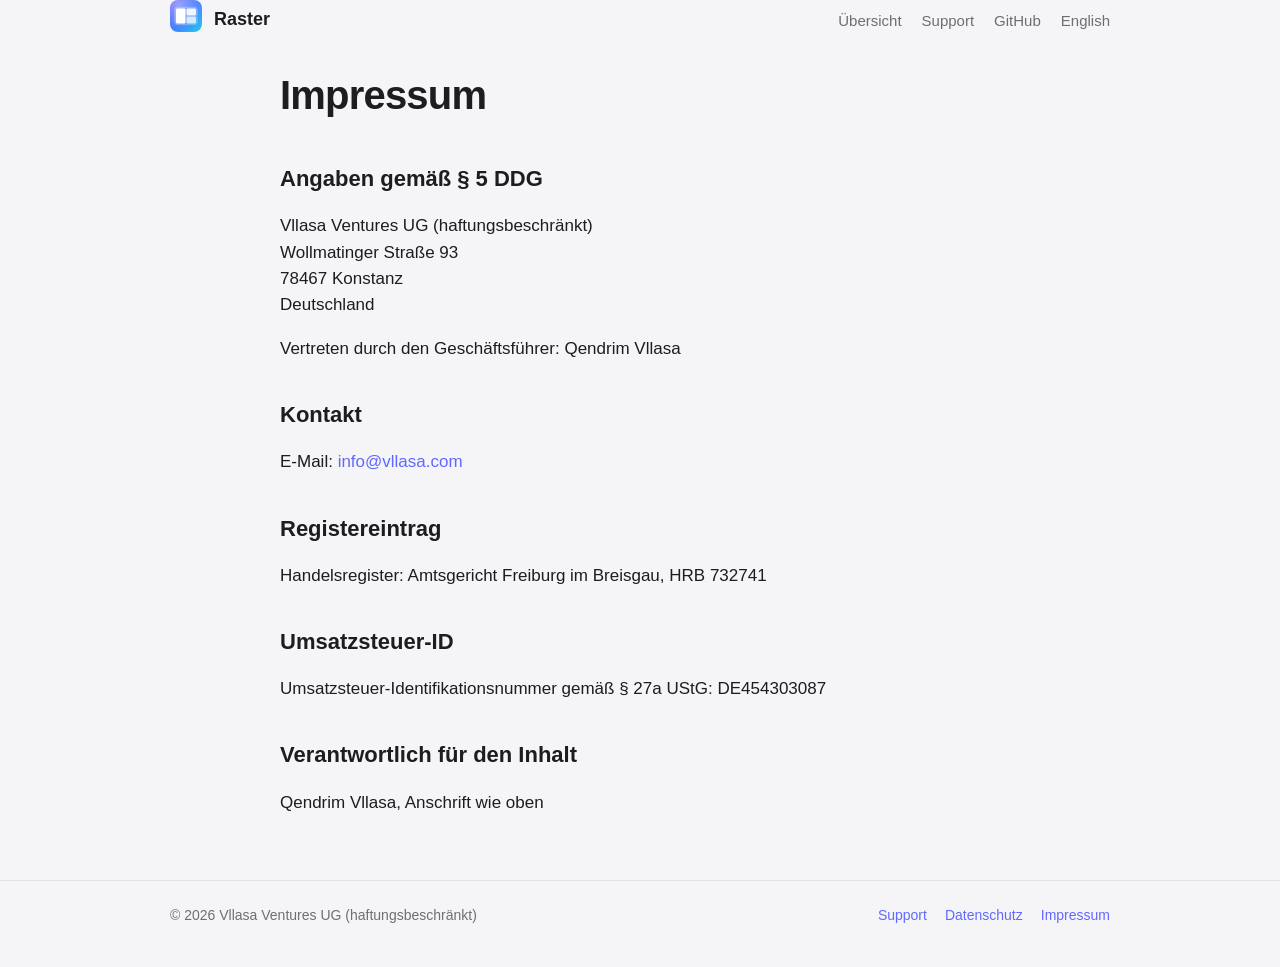
<file: de/impressum.html>
<!doctype html>
<html lang="de">
<head>
<meta charset="utf-8">
<meta name="viewport" content="width=device-width, initial-scale=1">
<title>Impressum – Raster</title>
<meta name="description" content="Impressum der Vllasa Ventures UG (haftungsbeschränkt).">
<link rel="icon" href="../assets/icon.png">
<link rel="alternate" hreflang="en" href="https://qvllasa.github.io/raster/imprint.html">
<link rel="stylesheet" href="../site.css">
</head>
<body>
<nav class="wrap"><a href="./"><img src="../assets/icon.png" alt=""></a><b>Raster</b><div class="links"><a href="./">Übersicht</a><a href="support.html">Support</a><a href="https://github.com/QVllasa/raster">GitHub</a><a href="../imprint.html" lang="en">English</a></div></nav>
<main class="wrap"><article>
<h1>Impressum</h1>
<h2>Angaben gemäß § 5 DDG</h2>
<p>Vllasa Ventures UG (haftungsbeschränkt)<br>Wollmatinger Straße 93<br>78467 Konstanz<br>Deutschland</p>
<p>Vertreten durch den Geschäftsführer: Qendrim Vllasa</p>
<h2>Kontakt</h2>
<p>E-Mail: <a href="mailto:info@vllasa.com">info@vllasa.com</a></p>
<h2>Registereintrag</h2>
<p>Handelsregister: Amtsgericht Freiburg im Breisgau, HRB 732741</p>
<h2>Umsatzsteuer-ID</h2>
<p>Umsatzsteuer-Identifikationsnummer gemäß § 27a UStG: DE454303087</p>
<h2>Verantwortlich für den Inhalt</h2>
<p>Qendrim Vllasa, Anschrift wie oben</p>
</article></main>
<footer><div class="wrap"><span>© 2026 Vllasa Ventures UG (haftungsbeschränkt)</span><a href="support.html">Support</a><a href="datenschutz.html">Datenschutz</a><a href="impressum.html">Impressum</a></div></footer>
</body></html>
</file>
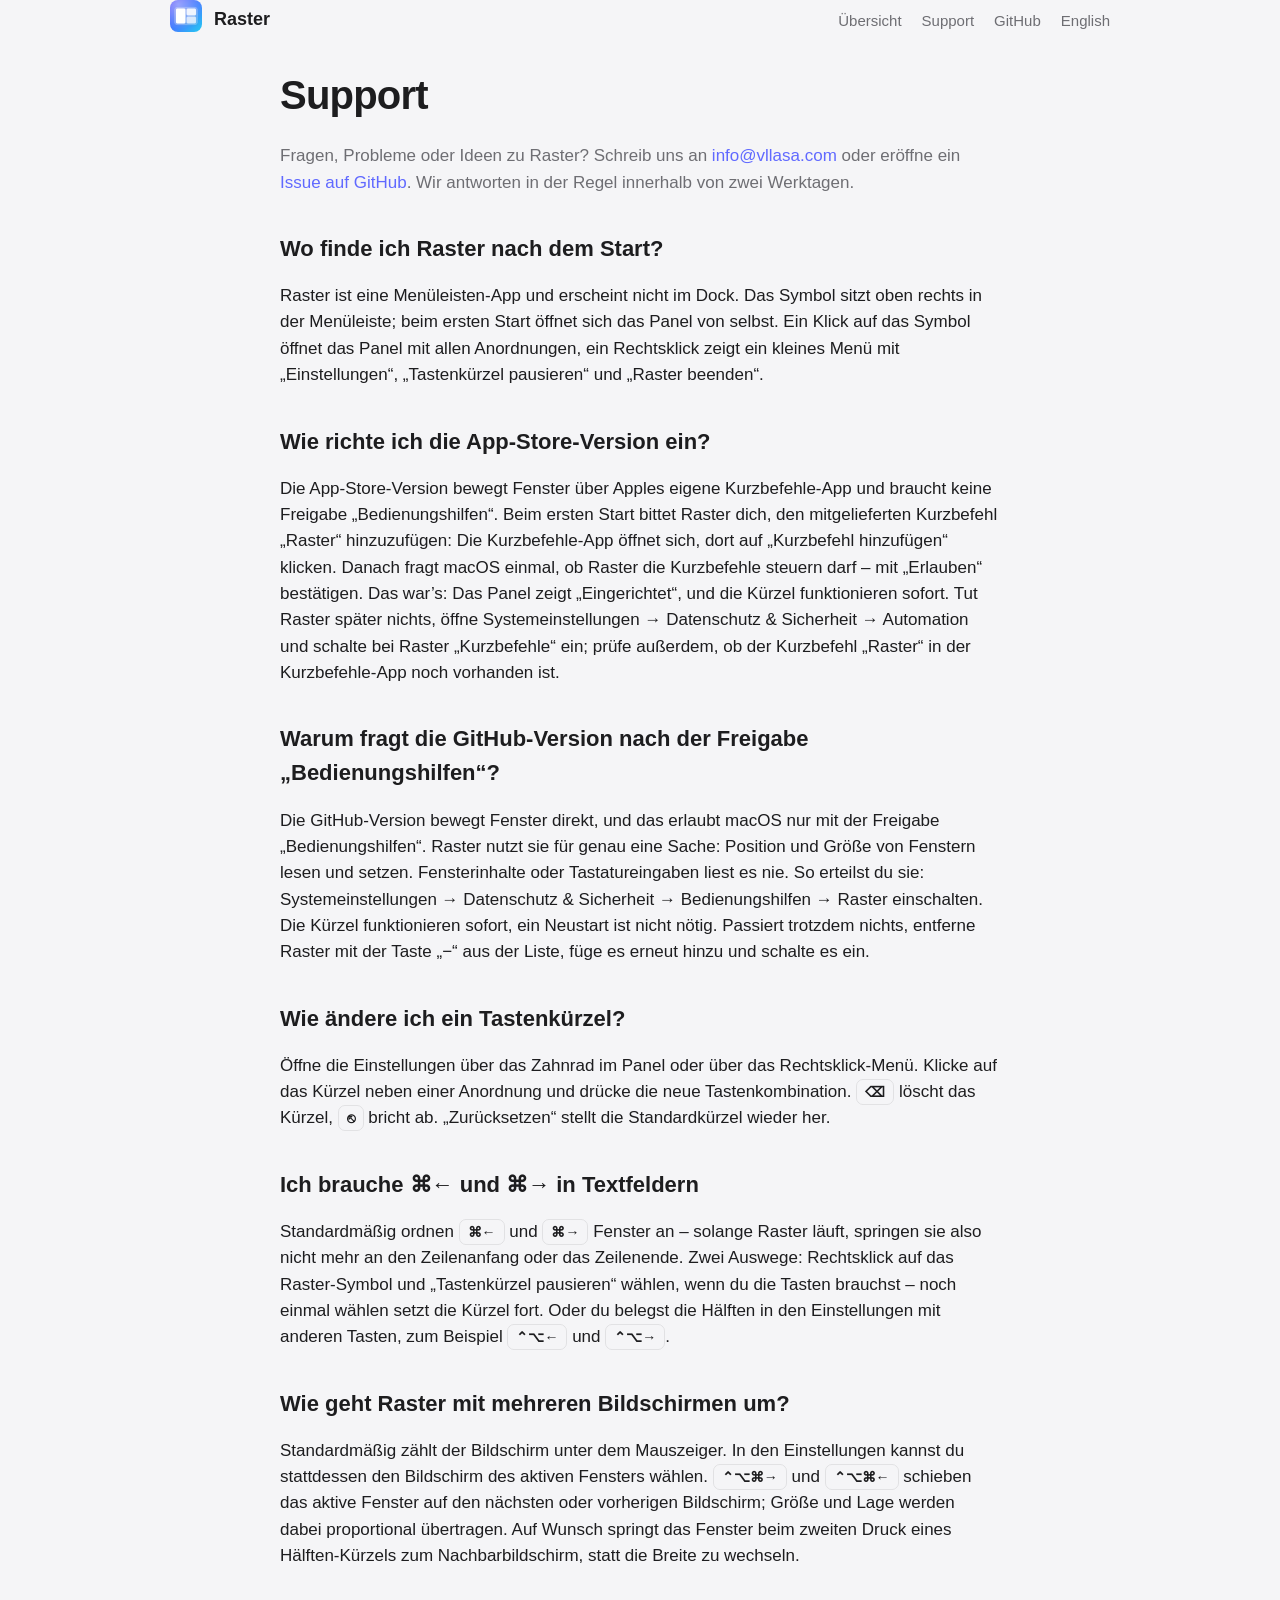
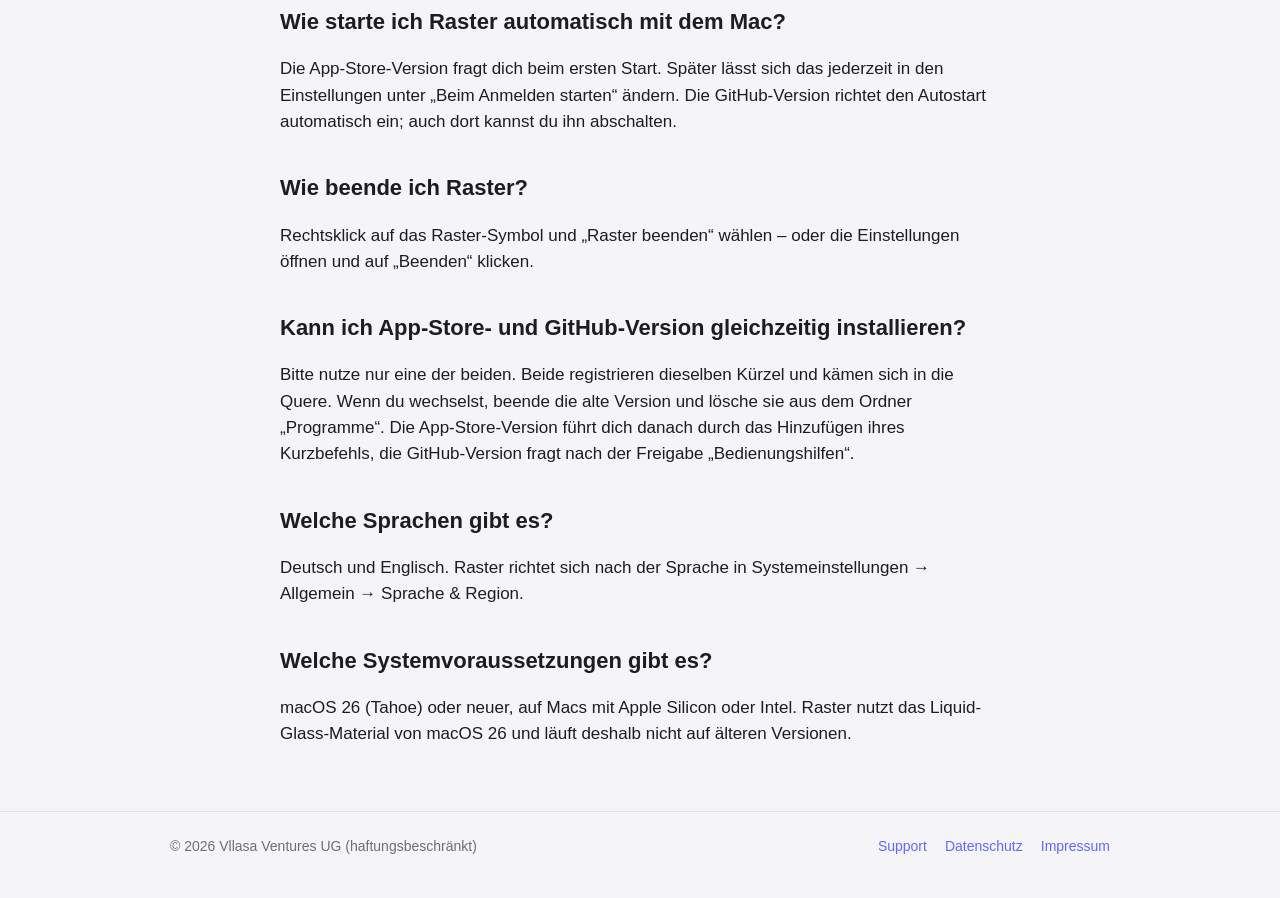
<file: de/support.html>
<!doctype html>
<html lang="de">
<head>
<meta charset="utf-8">
<meta name="viewport" content="width=device-width, initial-scale=1">
<title>Support – Raster</title>
<meta name="description" content="Hilfe und Kontakt zu Raster, der App zum Anordnen von Fenstern aus der Mac-Menüleiste.">
<link rel="icon" href="../assets/icon.png">
<link rel="alternate" hreflang="en" href="https://qvllasa.github.io/raster/support.html">
<link rel="stylesheet" href="../site.css">
</head>
<body>
<nav class="wrap"><a href="./"><img src="../assets/icon.png" alt=""></a><b>Raster</b><div class="links"><a href="./">Übersicht</a><a href="support.html">Support</a><a href="https://github.com/QVllasa/raster">GitHub</a><a href="../support.html" lang="en">English</a></div></nav>
<main class="wrap"><article>
<h1>Support</h1>
<p class="lead">Fragen, Probleme oder Ideen zu Raster? Schreib uns an <a href="mailto:info@vllasa.com">info@vllasa.com</a> oder eröffne ein <a href="https://github.com/QVllasa/raster/issues">Issue auf GitHub</a>. Wir antworten in der Regel innerhalb von zwei Werktagen.</p>
<h2>Wo finde ich Raster nach dem Start?</h2>
<p>Raster ist eine Menüleisten-App und erscheint nicht im Dock. Das Symbol sitzt oben rechts in der Menüleiste; beim ersten Start öffnet sich das Panel von selbst. Ein Klick auf das Symbol öffnet das Panel mit allen Anordnungen, ein Rechtsklick zeigt ein kleines Menü mit „Einstellungen“, „Tastenkürzel pausieren“ und „Raster beenden“.</p>
<h2>Wie richte ich die App-Store-Version ein?</h2>
<p>Die App-Store-Version bewegt Fenster über Apples eigene Kurzbefehle-App und braucht keine Freigabe „Bedienungshilfen“. Beim ersten Start bittet Raster dich, den mitgelieferten Kurzbefehl „Raster“ hinzuzufügen: Die Kurzbefehle-App öffnet sich, dort auf „Kurzbefehl hinzufügen“ klicken. Danach fragt macOS einmal, ob Raster die Kurzbefehle steuern darf – mit „Erlauben“ bestätigen. Das war’s: Das Panel zeigt „Eingerichtet“, und die Kürzel funktionieren sofort. Tut Raster später nichts, öffne Systemeinstellungen → Datenschutz &amp; Sicherheit → Automation und schalte bei Raster „Kurzbefehle“ ein; prüfe außerdem, ob der Kurzbefehl „Raster“ in der Kurzbefehle-App noch vorhanden ist.</p>
<h2>Warum fragt die GitHub-Version nach der Freigabe „Bedienungshilfen“?</h2>
<p>Die GitHub-Version bewegt Fenster direkt, und das erlaubt macOS nur mit der Freigabe „Bedienungshilfen“. Raster nutzt sie für genau eine Sache: Position und Größe von Fenstern lesen und setzen. Fensterinhalte oder Tastatureingaben liest es nie. So erteilst du sie: Systemeinstellungen → Datenschutz &amp; Sicherheit → Bedienungshilfen → Raster einschalten. Die Kürzel funktionieren sofort, ein Neustart ist nicht nötig. Passiert trotzdem nichts, entferne Raster mit der Taste „−“ aus der Liste, füge es erneut hinzu und schalte es ein.</p>
<h2>Wie ändere ich ein Tastenkürzel?</h2>
<p>Öffne die Einstellungen über das Zahnrad im Panel oder über das Rechtsklick-Menü. Klicke auf das Kürzel neben einer Anordnung und drücke die neue Tastenkombination. <kbd>⌫</kbd> löscht das Kürzel, <kbd>⎋</kbd> bricht ab. „Zurücksetzen“ stellt die Standardkürzel wieder her.</p>
<h2>Ich brauche ⌘← und ⌘→ in Textfeldern</h2>
<p>Standardmäßig ordnen <kbd>⌘←</kbd> und <kbd>⌘→</kbd> Fenster an – solange Raster läuft, springen sie also nicht mehr an den Zeilenanfang oder das Zeilenende. Zwei Auswege: Rechtsklick auf das Raster-Symbol und „Tastenkürzel pausieren“ wählen, wenn du die Tasten brauchst – noch einmal wählen setzt die Kürzel fort. Oder du belegst die Hälften in den Einstellungen mit anderen Tasten, zum Beispiel <kbd>⌃⌥←</kbd> und <kbd>⌃⌥→</kbd>.</p>
<h2>Wie geht Raster mit mehreren Bildschirmen um?</h2>
<p>Standardmäßig zählt der Bildschirm unter dem Mauszeiger. In den Einstellungen kannst du stattdessen den Bildschirm des aktiven Fensters wählen. <kbd>⌃⌥⌘→</kbd> und <kbd>⌃⌥⌘←</kbd> schieben das aktive Fenster auf den nächsten oder vorherigen Bildschirm; Größe und Lage werden dabei proportional übertragen. Auf Wunsch springt das Fenster beim zweiten Druck eines Hälften-Kürzels zum Nachbarbildschirm, statt die Breite zu wechseln.</p>
<h2>Wie starte ich Raster automatisch mit dem Mac?</h2>
<p>Die App-Store-Version fragt dich beim ersten Start. Später lässt sich das jederzeit in den Einstellungen unter „Beim Anmelden starten“ ändern. Die GitHub-Version richtet den Autostart automatisch ein; auch dort kannst du ihn abschalten.</p>
<h2>Wie beende ich Raster?</h2>
<p>Rechtsklick auf das Raster-Symbol und „Raster beenden“ wählen – oder die Einstellungen öffnen und auf „Beenden“ klicken.</p>
<h2>Kann ich App-Store- und GitHub-Version gleichzeitig installieren?</h2>
<p>Bitte nutze nur eine der beiden. Beide registrieren dieselben Kürzel und kämen sich in die Quere. Wenn du wechselst, beende die alte Version und lösche sie aus dem Ordner „Programme“. Die App-Store-Version führt dich danach durch das Hinzufügen ihres Kurzbefehls, die GitHub-Version fragt nach der Freigabe „Bedienungshilfen“.</p>
<h2>Welche Sprachen gibt es?</h2>
<p>Deutsch und Englisch. Raster richtet sich nach der Sprache in Systemeinstellungen → Allgemein → Sprache &amp; Region.</p>
<h2>Welche Systemvoraussetzungen gibt es?</h2>
<p>macOS 26 (Tahoe) oder neuer, auf Macs mit Apple Silicon oder Intel. Raster nutzt das Liquid-Glass-Material von macOS 26 und läuft deshalb nicht auf älteren Versionen.</p>
</article></main>
<footer><div class="wrap"><span>© 2026 Vllasa Ventures UG (haftungsbeschränkt)</span><a href="support.html">Support</a><a href="datenschutz.html">Datenschutz</a><a href="impressum.html">Impressum</a></div></footer>
</body></html>
</file>
<file: site.css>
:root {
  --bg: #f5f5f7; --fg: #1d1d1f; --muted: #6e6e73; --card: rgba(255,255,255,.72);
  --line: rgba(0,0,0,.08); --accent: #6069ff; --accent-2: #2ec7f5;
}
@media (prefers-color-scheme: dark) {
  :root { --bg: #0e0f13; --fg: #f5f5f7; --muted: #a1a1a6; --card: rgba(255,255,255,.06); --line: rgba(255,255,255,.1); }
}
* { box-sizing: border-box; }
body {
  margin: 0; background: var(--bg); color: var(--fg);
  font: 17px/1.55 -apple-system, BlinkMacSystemFont, "SF Pro Text", "Helvetica Neue", Arial, sans-serif;
  -webkit-font-smoothing: antialiased;
}
a { color: var(--accent); text-decoration: none; }
a:hover { text-decoration: underline; }
.wrap { max-width: 980px; margin: 0 auto; padding: 0 20px; }
nav { display: flex; align-items: center; gap: 12px; padding: 18px 0; }
nav img { width: 32px; height: 32px; border-radius: 8px; }
nav b { font-size: 18px; }
nav .links { margin-left: auto; display: flex; gap: 20px; font-size: 15px; }
nav .links a { color: var(--muted); }
.hero { text-align: center; padding: 56px 0 24px; }
.hero img.icon { width: 128px; height: 128px; border-radius: 28px; box-shadow: 0 18px 40px rgba(96,105,255,.25); }
.hero h1 { font-size: clamp(36px, 6vw, 56px); line-height: 1.08; margin: 24px 0 12px; letter-spacing: -.02em; }
.hero p { font-size: clamp(18px, 2.4vw, 22px); color: var(--muted); max-width: 640px; margin: 0 auto; }
.buttons { display: flex; gap: 12px; justify-content: center; flex-wrap: wrap; margin: 32px 0 8px; }
.btn { display: inline-block; padding: 12px 22px; border-radius: 999px; font-weight: 600; font-size: 16px; }
.btn.primary { background: linear-gradient(135deg, var(--accent), var(--accent-2)); color: #fff; }
.btn.secondary { border: 1px solid var(--line); color: var(--fg); background: var(--card); }
.btn:hover { text-decoration: none; opacity: .9; }
.note { font-size: 14px; color: var(--muted); text-align: center; }
.shot { display: flex; justify-content: center; margin: 40px 0 16px; }
.shot img { width: min(380px, 100%); height: auto; filter: drop-shadow(0 30px 60px rgba(0,0,0,.25)); }
.grid { display: grid; grid-template-columns: repeat(auto-fit, minmax(260px, 1fr)); gap: 16px; margin: 48px 0; }
.card { background: var(--card); border: 1px solid var(--line); border-radius: 20px; padding: 22px; backdrop-filter: blur(20px); }
.card h3 { margin: 0 0 6px; font-size: 18px; }
.card p { margin: 0; color: var(--muted); font-size: 15px; }
.card .sym { font-size: 26px; margin-bottom: 8px; }
.keys { margin: 48px 0; }
.keys h2 { text-align: center; font-size: 28px; letter-spacing: -.02em; margin: 0 0 6px; }
.keys .note { margin: 0 0 20px; }
.keys table { width: 100%; border-collapse: collapse; background: var(--card); border: 1px solid var(--line); border-radius: 20px; overflow: hidden; font-size: 15px; }
.keys th, .keys td { padding: 10px 16px; text-align: left; border-top: 1px solid var(--line); }
.keys th { color: var(--muted); font-weight: 500; font-size: 13px; text-transform: uppercase; letter-spacing: .04em; border-top: 0; }
.keys td:last-child { text-align: right; white-space: nowrap; }
kbd { font: 600 14px/1 -apple-system, BlinkMacSystemFont, "SF Pro Text", "Helvetica Neue", Arial, sans-serif; padding: 4px 8px; border-radius: 7px; border: 1px solid var(--line); background: var(--bg); color: var(--fg); }
article { max-width: 720px; margin: 24px auto 64px; }
article h1 { font-size: 40px; letter-spacing: -.02em; margin: 24px 0 8px; }
article h2 { font-size: 22px; margin: 36px 0 8px; }
article p, article li { color: var(--fg); }
article .lead { color: var(--muted); }
footer { border-top: 1px solid var(--line); padding: 24px 0 40px; font-size: 14px; color: var(--muted); }
footer .wrap { display: flex; gap: 18px; flex-wrap: wrap; }
footer .wrap span { margin-right: auto; }
</file>
